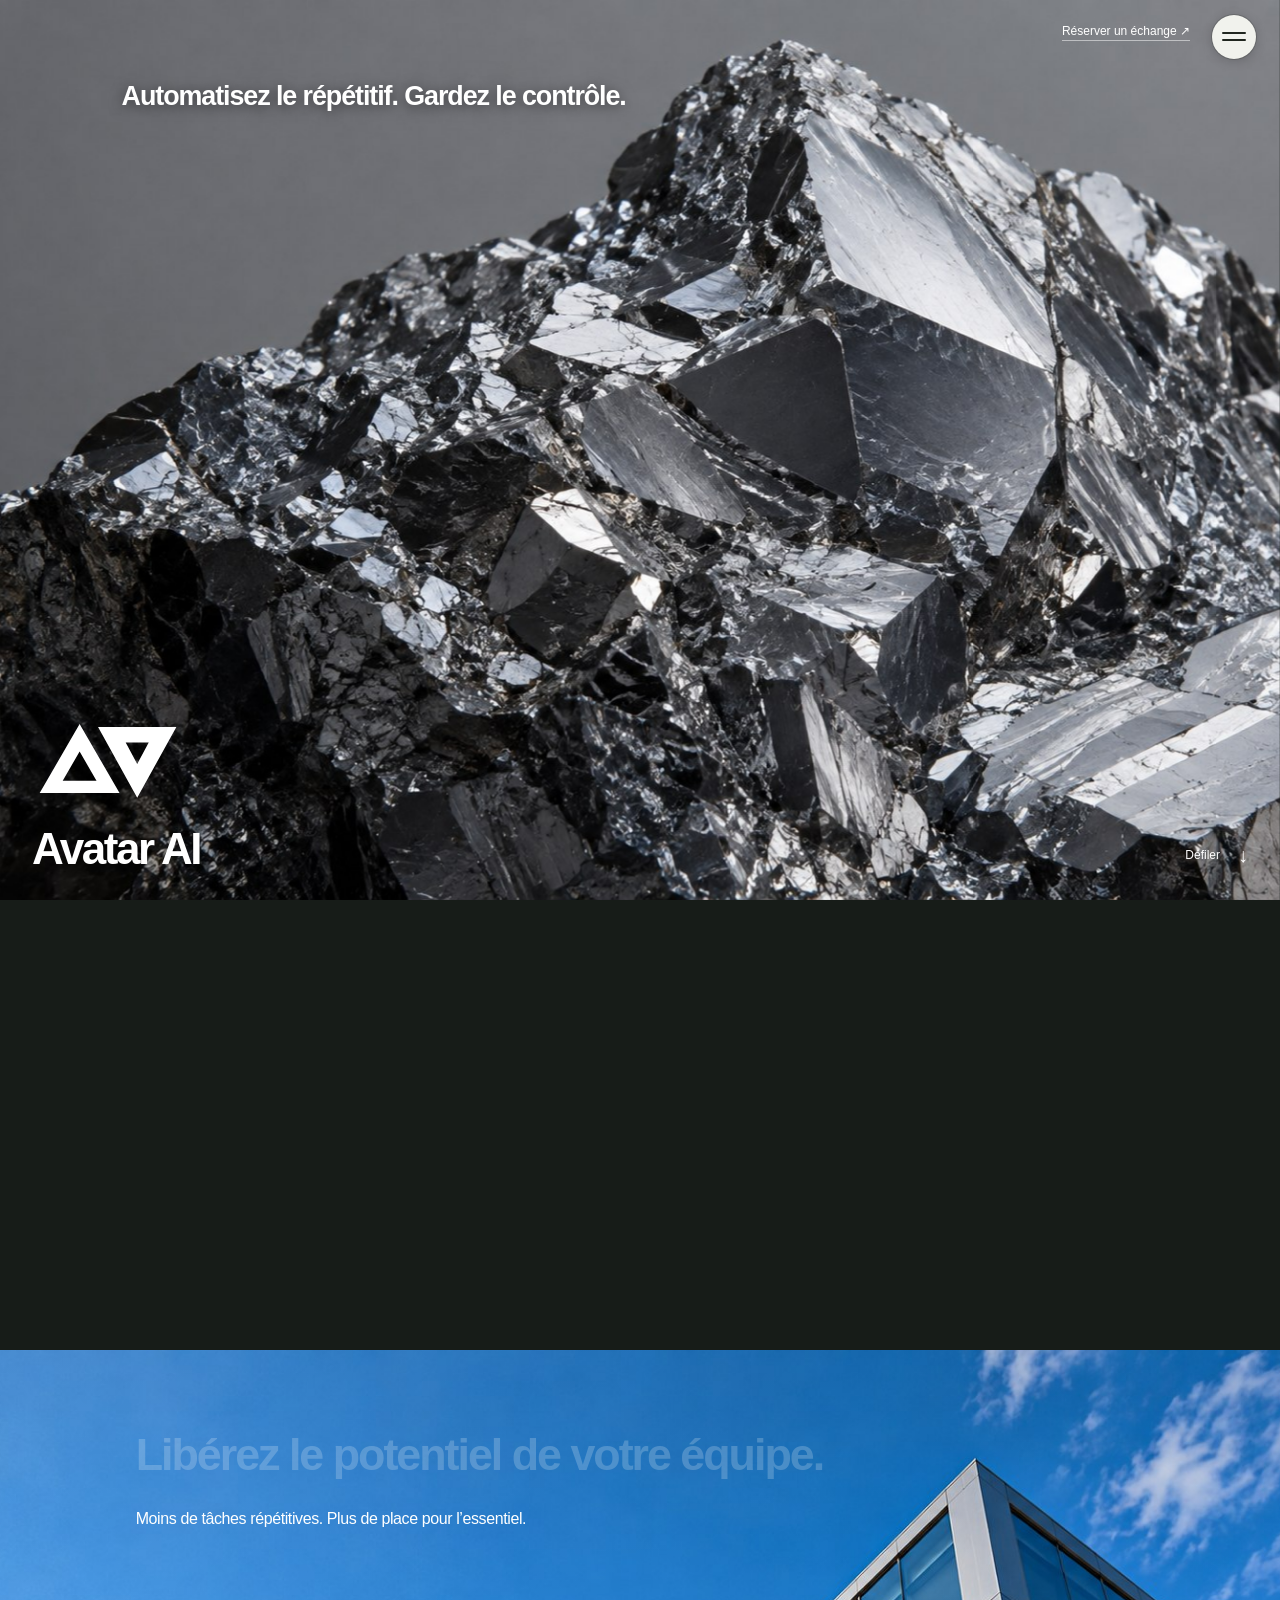
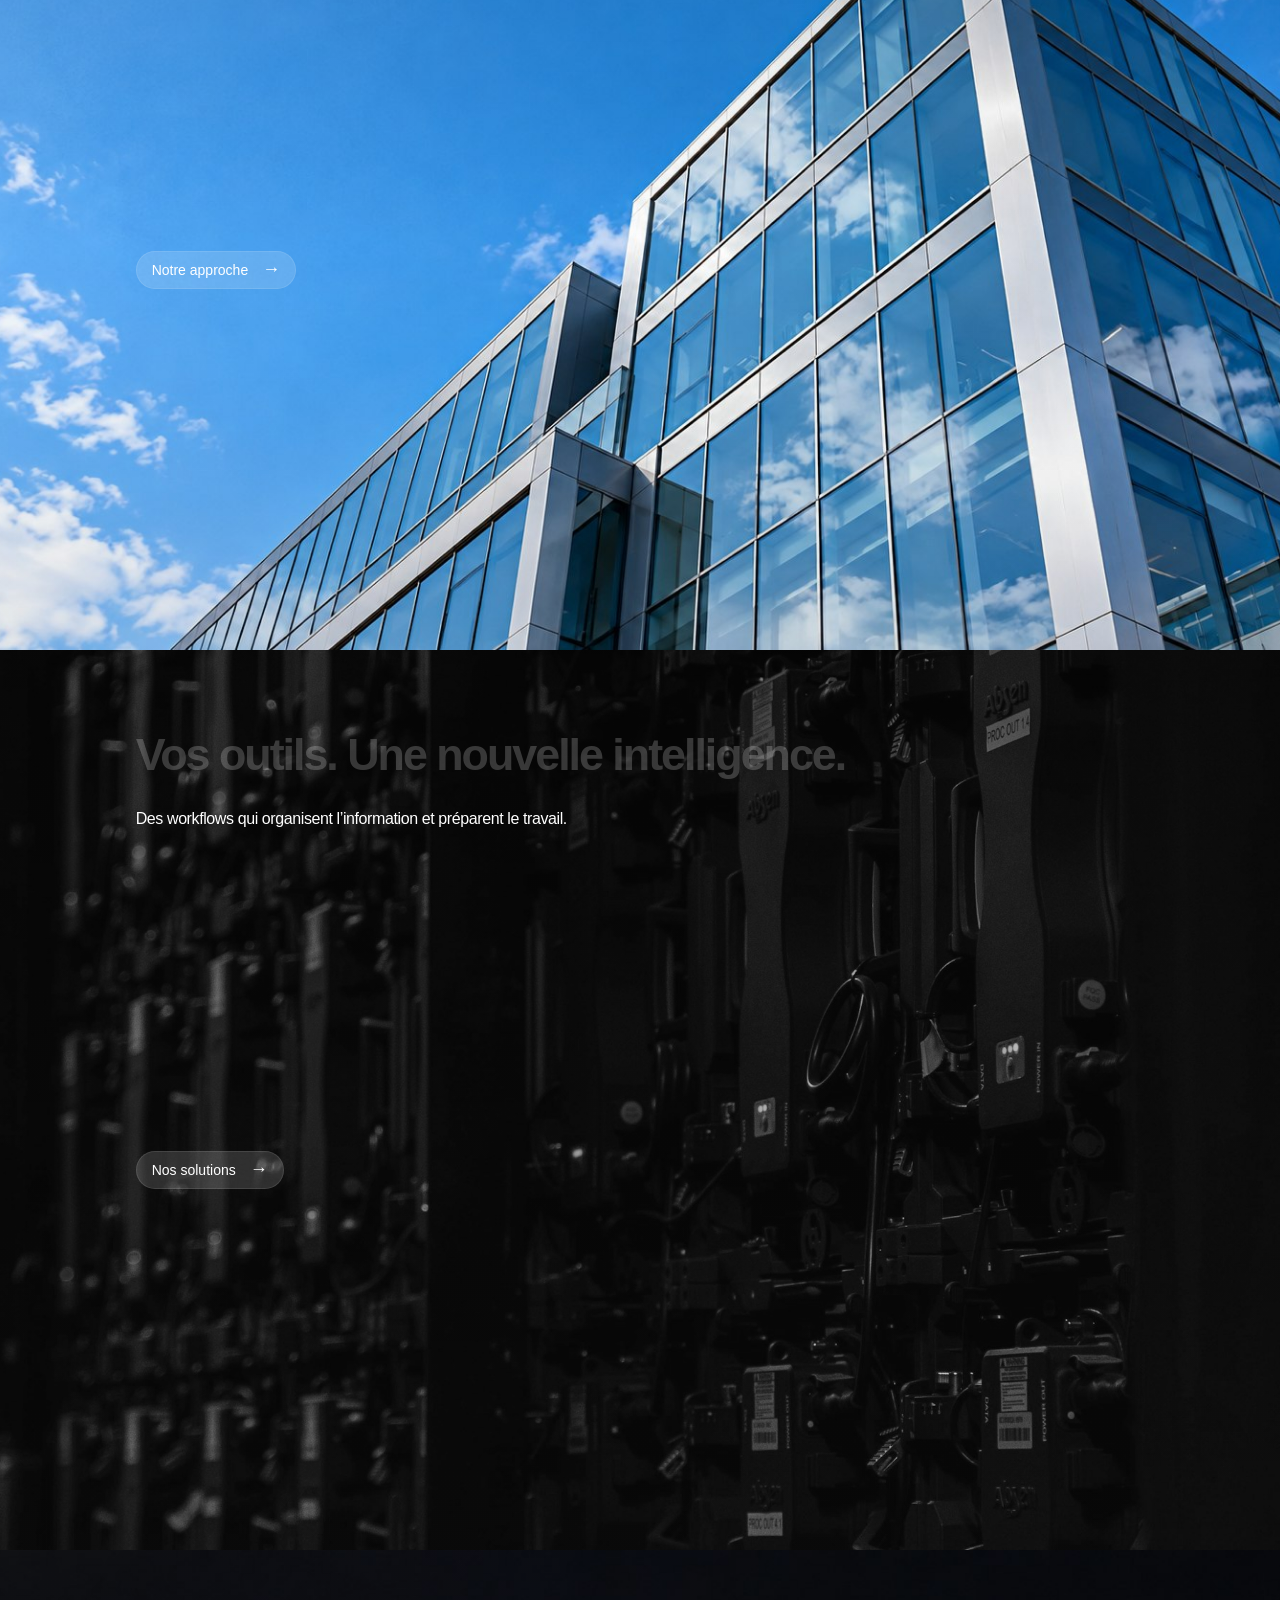
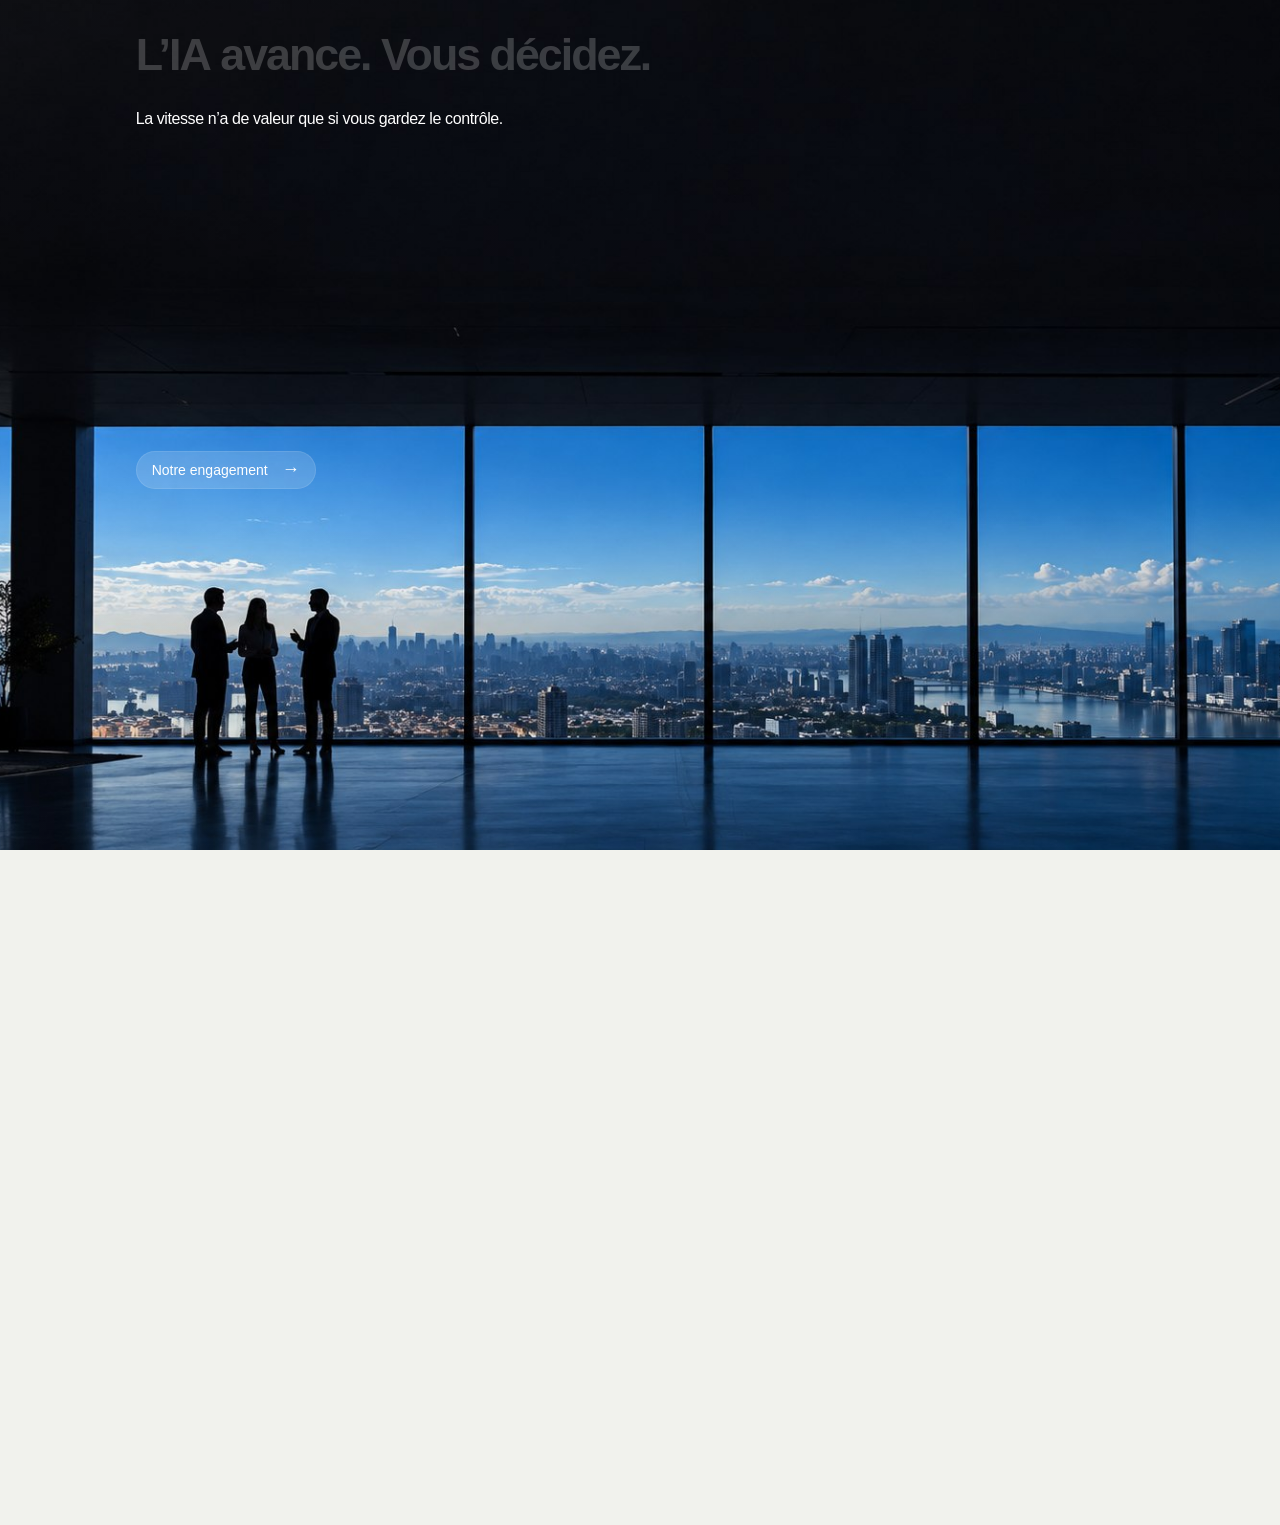
<file: index.html>
<!doctype html>
<html lang="fr">
<head>
 <meta charset="utf-8"><meta name="viewport" content="width=device-width, initial-scale=1">
 <meta name="theme-color" content="#171b18">
 <meta name="description" content="Avatar AI conçoit des automatisations IA sécurisées et pilotées par l’humain pour les PME et les professionnels.">
 <title>Automatisation IA, contrôle humain — Avatar AI</title>
 <link rel="icon" type="image/svg+xml" href="./favicon.svg">
 <link rel="preconnect" href="https://fonts.googleapis.com"><link rel="preconnect" href="https://fonts.gstatic.com" crossorigin>
 <link href="https://fonts.googleapis.com/css2?family=DM+Mono:wght@400;500&display=swap" rel="stylesheet">

 <link rel="stylesheet" href="./styles.css">

 <script src="./assets/vendor/lenis-1.3.17.min.js" defer></script>
 <script src="./script.js" defer></script>
</head>
<body class="home-page">
 <a class="skip-link" href="#main">Aller au contenu</a>
 <header class="site-header">
  <p class="page-label">Automatisez le répétitif. Gardez le contrôle.</p>
  <div class="header-actions"><a class="header-booking" href="./reservation.html">Réserver un échange ↗</a></div>
 </header>
 <button class="menu-toggle" type="button" aria-label="Ouvrir le menu" aria-expanded="false" aria-controls="site-menu"><span></span><span></span></button>
 <dialog class="navigation-drawer" id="site-menu" aria-label="Navigation principale">
  <div class="drawer-top"><a href="mailto:contact@avatar-ai.xyz">E-mail ↗</a><button class="menu-close" type="button" aria-label="Fermer le menu">×</button></div>
  <nav><a href="./index.html" aria-current="page">Accueil</a>
<a href="./approche.html">Approche</a>
<a href="./solutions.html">Solutions</a>
<a href="./securite.html">Sécurité</a>
<a href="./questions.html">Questions</a>
<a href="./reservation.html">Réserver</a></nav>
  <div class="drawer-bottom"><a href="mailto:contact@avatar-ai.xyz">contact@avatar-ai.xyz</a><span>Avatar AI · Automatisation, contrôle humain</span></div>
 </dialog>
 <noscript><nav class="no-script-nav" aria-label="Navigation"><a href="./index.html" aria-current="page">Accueil</a>
<a href="./approche.html">Approche</a>
<a href="./solutions.html">Solutions</a>
<a href="./securite.html">Sécurité</a>
<a href="./questions.html">Questions</a>
<a href="./reservation.html">Réserver</a></nav></noscript>
 <a class="floating-brand" href="./index.html" aria-label="Avatar AI — Accueil"><span class="floating-symbol"><svg viewBox="0 0 100 70" aria-hidden="true"><path d="M5 58 31 13l26 45H5Zm15-8h22L31 31 20 50Z" fill="currentColor" fill-rule="evenodd"/><path d="M43 15h51L68.5 61 43 15Zm18 10 7.5 14L76 25H61Z" fill="currentColor" fill-rule="evenodd"/></svg></span><span class="floating-name">Avatar AI</span></a>
 <main id="main"><section class="scene scene-opening" id="top" aria-labelledby="top-title"><div class="scene-media"><img src="./assets/silicon-hero.jpg" alt="Cristal de silicium métallique, illustration du potentiel de l’intelligence artificielle." fetchpriority="high" decoding="async"></div><h1 id="top-title" class="sr-only">Automatisez le répétitif. Gardez le contrôle.</h1><a class="scroll-cue" href="#approche" aria-label="Découvrir notre approche">Défiler <span>↓</span></a></section>
<section class="scene " id="approche" aria-labelledby="approche-title"><div class="scene-media"><img src="./assets/workplace.jpg" alt="Architecture de verre tournée vers le ciel, illustration d’un environnement de travail." loading="lazy" decoding="async"></div><div class="scene-copy"><h2 id="approche-title" class="word-reveal">Libérez le potentiel de votre équipe.</h2><p>Moins de tâches répétitives. Plus de place pour l’essentiel.</p><a class="scene-link" href="./approche.html">Notre approche <span aria-hidden="true">→</span></a></div></section>
<section class="scene " id="solutions" aria-labelledby="solutions-title"><div class="scene-media"><img src="./assets/servers.jpg" alt="Détail de serveurs informatiques." loading="lazy" decoding="async"></div><div class="scene-copy"><h2 id="solutions-title" class="word-reveal">Vos outils. Une nouvelle intelligence.</h2><p>Des workflows qui organisent l’information et préparent le travail.</p><a class="scene-link" href="./solutions.html">Nos solutions <span aria-hidden="true">→</span></a></div></section>
<section class="scene " id="security" aria-labelledby="security-title"><div class="scene-media"><img src="./assets/collaboration.jpg" alt="Scène illustrative de collègues en discussion devant de grandes fenêtres." loading="lazy" decoding="async"></div><div class="scene-copy"><h2 id="security-title" class="word-reveal">L’IA avance. Vous décidez.</h2><p>La vitesse n’a de valeur que si vous gardez le contrôle.</p><a class="scene-link" href="./securite.html">Notre engagement <span aria-hidden="true">→</span></a></div></section></main>
 <div class="footer-reveal"><footer class="site-footer" id="footer">
  <h2>Automatisez le répétitif.<br>Gardez le contrôle.</h2>
  <nav class="footer-nav" aria-label="Navigation de pied de page"><a href="./index.html" aria-current="page">Accueil</a>
<a href="./approche.html">Approche</a>
<a href="./solutions.html">Solutions</a>
<a href="./securite.html">Sécurité</a>
<a href="./questions.html">Questions</a>
<a href="./reservation.html">Réserver</a></nav>
  <a class="footer-lockup" href="./index.html" aria-label="Avatar AI — Retour à l’accueil"><svg viewBox="0 0 100 70" aria-hidden="true"><path d="M5 58 31 13l26 45H5Zm15-8h22L31 31 20 50Z" fill="currentColor" fill-rule="evenodd"/><path d="M43 15h51L68.5 61 43 15Zm18 10 7.5 14L76 25H61Z" fill="currentColor" fill-rule="evenodd"/></svg><span>Avatar AI</span></a>
  <div class="footer-contact"><a href="./reservation.html">Réserver un échange ↗</a><a href="mailto:contact@avatar-ai.xyz">contact@avatar-ai.xyz ↗</a></div>
  <div class="footer-meta"><span>© 2026 Avatar AI</span><span>Propulsé par l’IA. Dirigé par l’humain.</span><a href="./credits.html">Crédits visuels</a></div>
 </footer></div>
 <div class="page-curtain" aria-hidden="true"><svg viewBox="0 0 100 70" aria-hidden="true"><path d="M5 58 31 13l26 45H5Zm15-8h22L31 31 20 50Z" fill="currentColor" fill-rule="evenodd"/><path d="M43 15h51L68.5 61 43 15Zm18 10 7.5 14L76 25H61Z" fill="currentColor" fill-rule="evenodd"/></svg></div>
</body></html>
</file>
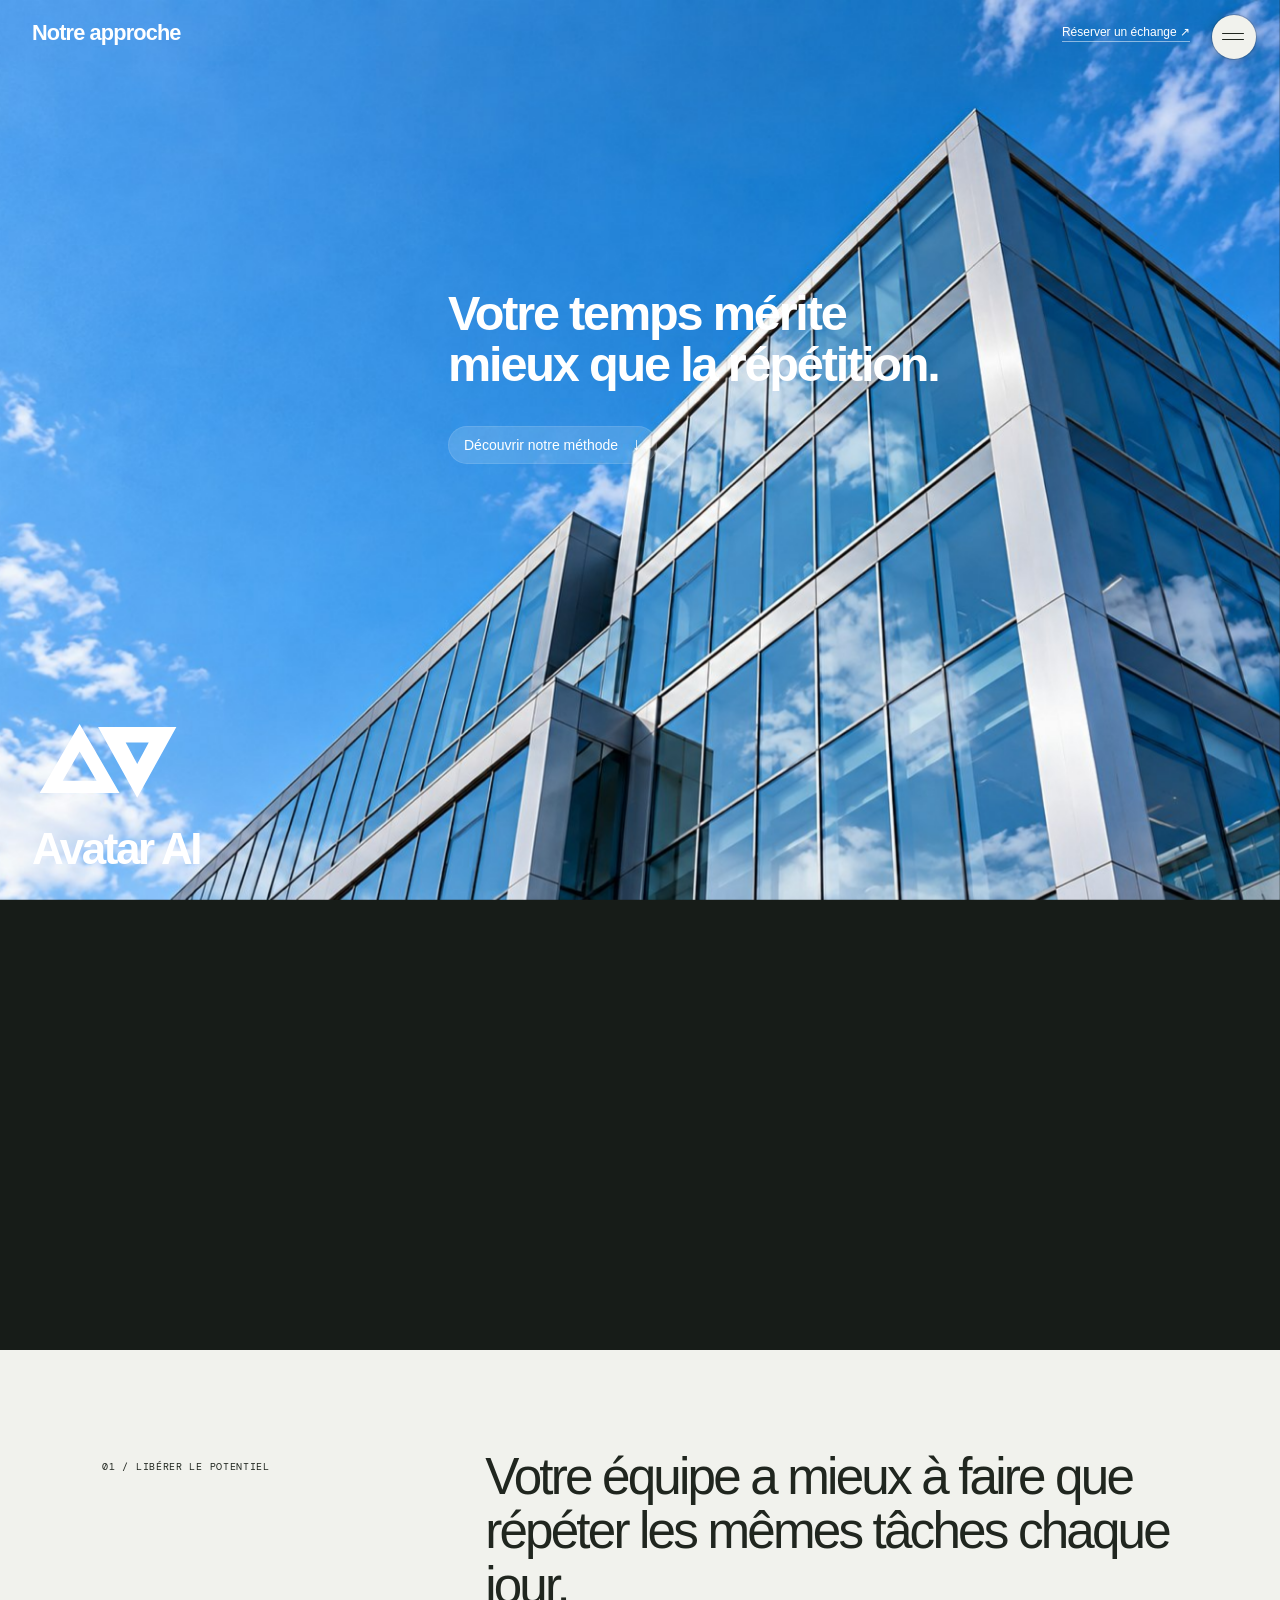
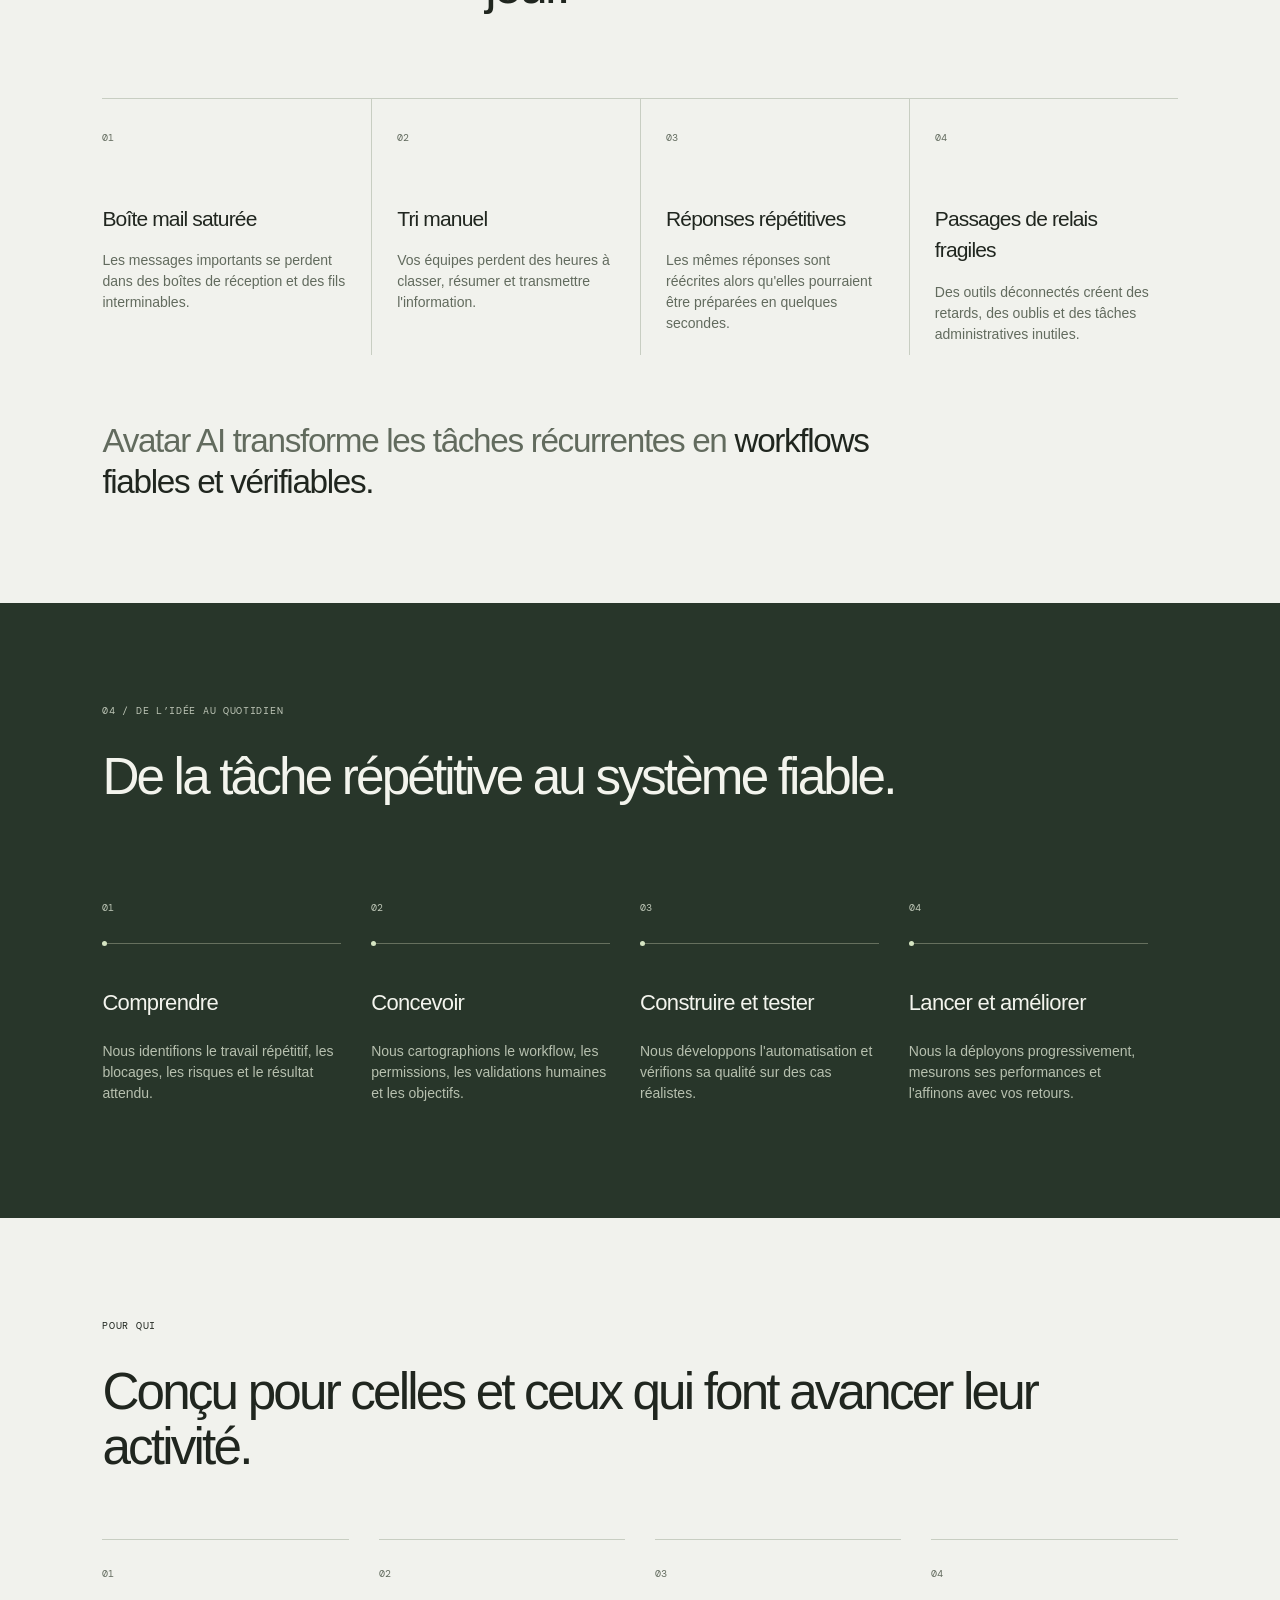
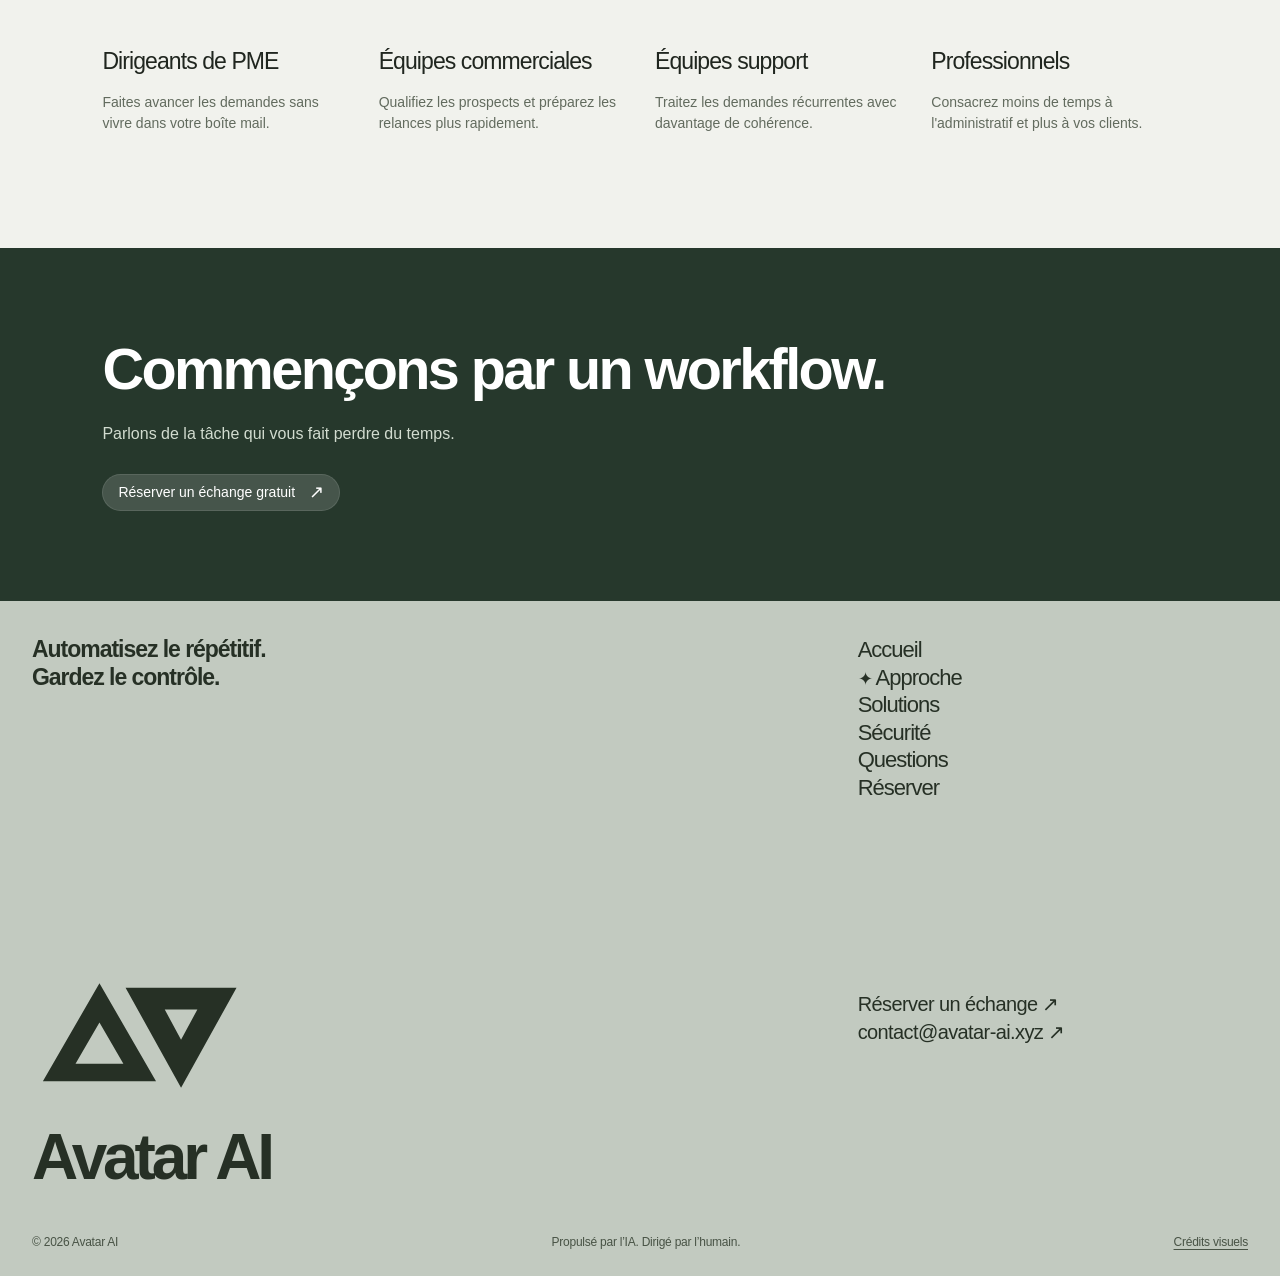
<file: approche.html>
<!doctype html>
<html lang="fr">
<head>
 <meta charset="utf-8"><meta name="viewport" content="width=device-width, initial-scale=1">
 <meta name="theme-color" content="#171b18">
 <meta name="description" content="Avatar AI conçoit des automatisations IA sécurisées et pilotées par l’humain pour les PME et les professionnels.">
 <title>Notre approche — Avatar AI</title>
 <link rel="icon" type="image/svg+xml" href="./favicon.svg">
 <link rel="preconnect" href="https://fonts.googleapis.com"><link rel="preconnect" href="https://fonts.gstatic.com" crossorigin>
 <link href="https://fonts.googleapis.com/css2?family=DM+Mono:wght@400;500&display=swap" rel="stylesheet">
 <link rel="stylesheet" href="./content.css">
 <link rel="stylesheet" href="./styles.css">

 <script src="./assets/vendor/lenis-1.3.17.min.js" defer></script>
 <script src="./script.js" defer></script>
</head>
<body class="detail-page">
 <a class="skip-link" href="#main">Aller au contenu</a>
 <header class="site-header">
  <p class="page-label">Notre approche</p>
  <div class="header-actions"><a class="header-booking" href="./reservation.html">Réserver un échange ↗</a></div>
 </header>
 <button class="menu-toggle" type="button" aria-label="Ouvrir le menu" aria-expanded="false" aria-controls="site-menu"><span></span><span></span></button>
 <dialog class="navigation-drawer" id="site-menu" aria-label="Navigation principale">
  <div class="drawer-top"><a href="mailto:contact@avatar-ai.xyz">E-mail ↗</a><button class="menu-close" type="button" aria-label="Fermer le menu">×</button></div>
  <nav><a href="./index.html">Accueil</a>
<a href="./approche.html" aria-current="page">Approche</a>
<a href="./solutions.html">Solutions</a>
<a href="./securite.html">Sécurité</a>
<a href="./questions.html">Questions</a>
<a href="./reservation.html">Réserver</a></nav>
  <div class="drawer-bottom"><a href="mailto:contact@avatar-ai.xyz">contact@avatar-ai.xyz</a><span>Avatar AI · Automatisation, contrôle humain</span></div>
 </dialog>
 <noscript><nav class="no-script-nav" aria-label="Navigation"><a href="./index.html">Accueil</a>
<a href="./approche.html" aria-current="page">Approche</a>
<a href="./solutions.html">Solutions</a>
<a href="./securite.html">Sécurité</a>
<a href="./questions.html">Questions</a>
<a href="./reservation.html">Réserver</a></nav></noscript>
 <a class="floating-brand" href="./index.html" aria-label="Avatar AI — Accueil"><span class="floating-symbol"><svg viewBox="0 0 100 70" aria-hidden="true"><path d="M5 58 31 13l26 45H5Zm15-8h22L31 31 20 50Z" fill="currentColor" fill-rule="evenodd"/><path d="M43 15h51L68.5 61 43 15Zm18 10 7.5 14L76 25H61Z" fill="currentColor" fill-rule="evenodd"/></svg></span><span class="floating-name">Avatar AI</span></a>
 <main id="main"><section class="scene detail-hero"><div class="scene-media"><img src="./assets/workplace.jpg" alt="Architecture de verre sous un ciel bleu." fetchpriority="high" decoding="async"></div><div class="scene-copy"><h1 class="word-reveal">Votre temps mérite<br>mieux que la répétition.</h1><a class="scene-link" href="#methode">Découvrir notre méthode <span aria-hidden="true">↓</span></a></div></section><div class="detail-content" id="methode"><section class="section problem-section">
      <div class="section-intro reveal"><p class="eyebrow dark">01 / LIBÉRER LE POTENTIEL</p><h2>Votre équipe a mieux à faire que répéter les mêmes tâches chaque jour.</h2></div>
      <div class="problem-grid">
        <article class="problem-card reveal"><span>01</span><h3>Boîte mail saturée</h3><p>Les messages importants se perdent dans des boîtes de réception et des fils interminables.</p></article>
        <article class="problem-card reveal"><span>02</span><h3>Tri manuel</h3><p>Vos équipes perdent des heures à classer, résumer et transmettre l'information.</p></article>
        <article class="problem-card reveal"><span>03</span><h3>Réponses répétitives</h3><p>Les mêmes réponses sont réécrites alors qu'elles pourraient être préparées en quelques secondes.</p></article>
        <article class="problem-card reveal"><span>04</span><h3>Passages de relais fragiles</h3><p>Des outils déconnectés créent des retards, des oublis et des tâches administratives inutiles.</p></article>
      </div>
      <p class="transition-line reveal">Avatar AI transforme les tâches récurrentes en <strong>workflows fiables et vérifiables.</strong></p>
    </section><section class="section process-section" id="process">
      <div class="section-intro reveal"><p class="eyebrow light">04 / DE L’IDÉE AU QUOTIDIEN</p><h2>De la tâche répétitive au système fiable.</h2></div>
      <div class="process-track">
        <article class="process-step reveal"><span>01</span><div class="step-line"><i></i></div><h3>Comprendre</h3><p>Nous identifions le travail répétitif, les blocages, les risques et le résultat attendu.</p></article>
        <article class="process-step reveal"><span>02</span><div class="step-line"><i></i></div><h3>Concevoir</h3><p>Nous cartographions le workflow, les permissions, les validations humaines et les objectifs.</p></article>
        <article class="process-step reveal"><span>03</span><div class="step-line"><i></i></div><h3>Construire et tester</h3><p>Nous développons l'automatisation et vérifions sa qualité sur des cas réalistes.</p></article>
        <article class="process-step reveal"><span>04</span><div class="step-line"><i></i></div><h3>Lancer et améliorer</h3><p>Nous la déployons progressivement, mesurons ses performances et l'affinons avec vos retours.</p></article>
      </div>
    </section><section class="section audience-section">
      <div class="section-intro reveal"><p class="eyebrow dark">POUR QUI</p><h2>Conçu pour celles et ceux qui font avancer leur activité.</h2></div>
      <div class="audience-grid"><article class="reveal"><span>01</span><h3>Dirigeants de PME</h3><p>Faites avancer les demandes sans vivre dans votre boîte mail.</p></article><article class="reveal"><span>02</span><h3>Équipes commerciales</h3><p>Qualifiez les prospects et préparez les relances plus rapidement.</p></article><article class="reveal"><span>03</span><h3>Équipes support</h3><p>Traitez les demandes récurrentes avec davantage de cohérence.</p></article><article class="reveal"><span>04</span><h3>Professionnels</h3><p>Consacrez moins de temps à l'administratif et plus à vos clients.</p></article></div>
    </section></div><section class="detail-contact"><h2>Commençons par un workflow.</h2><p>Parlons de la tâche qui vous fait perdre du temps.</p><a class="scene-link" href="./reservation.html">Réserver un échange gratuit <span aria-hidden="true">↗</span></a></section></main>
 <footer class="site-footer" id="footer">
  <h2>Automatisez le répétitif.<br>Gardez le contrôle.</h2>
  <nav class="footer-nav" aria-label="Navigation de pied de page"><a href="./index.html">Accueil</a>
<a href="./approche.html" aria-current="page">Approche</a>
<a href="./solutions.html">Solutions</a>
<a href="./securite.html">Sécurité</a>
<a href="./questions.html">Questions</a>
<a href="./reservation.html">Réserver</a></nav>
  <a class="footer-lockup" href="./index.html" aria-label="Avatar AI — Retour à l’accueil"><svg viewBox="0 0 100 70" aria-hidden="true"><path d="M5 58 31 13l26 45H5Zm15-8h22L31 31 20 50Z" fill="currentColor" fill-rule="evenodd"/><path d="M43 15h51L68.5 61 43 15Zm18 10 7.5 14L76 25H61Z" fill="currentColor" fill-rule="evenodd"/></svg><span>Avatar AI</span></a>
  <div class="footer-contact"><a href="./reservation.html">Réserver un échange ↗</a><a href="mailto:contact@avatar-ai.xyz">contact@avatar-ai.xyz ↗</a></div>
  <div class="footer-meta"><span>© 2026 Avatar AI</span><span>Propulsé par l’IA. Dirigé par l’humain.</span><a href="./credits.html">Crédits visuels</a></div>
 </footer>
 <div class="page-curtain" aria-hidden="true"><svg viewBox="0 0 100 70" aria-hidden="true"><path d="M5 58 31 13l26 45H5Zm15-8h22L31 31 20 50Z" fill="currentColor" fill-rule="evenodd"/><path d="M43 15h51L68.5 61 43 15Zm18 10 7.5 14L76 25H61Z" fill="currentColor" fill-rule="evenodd"/></svg></div>
</body></html>
</file>
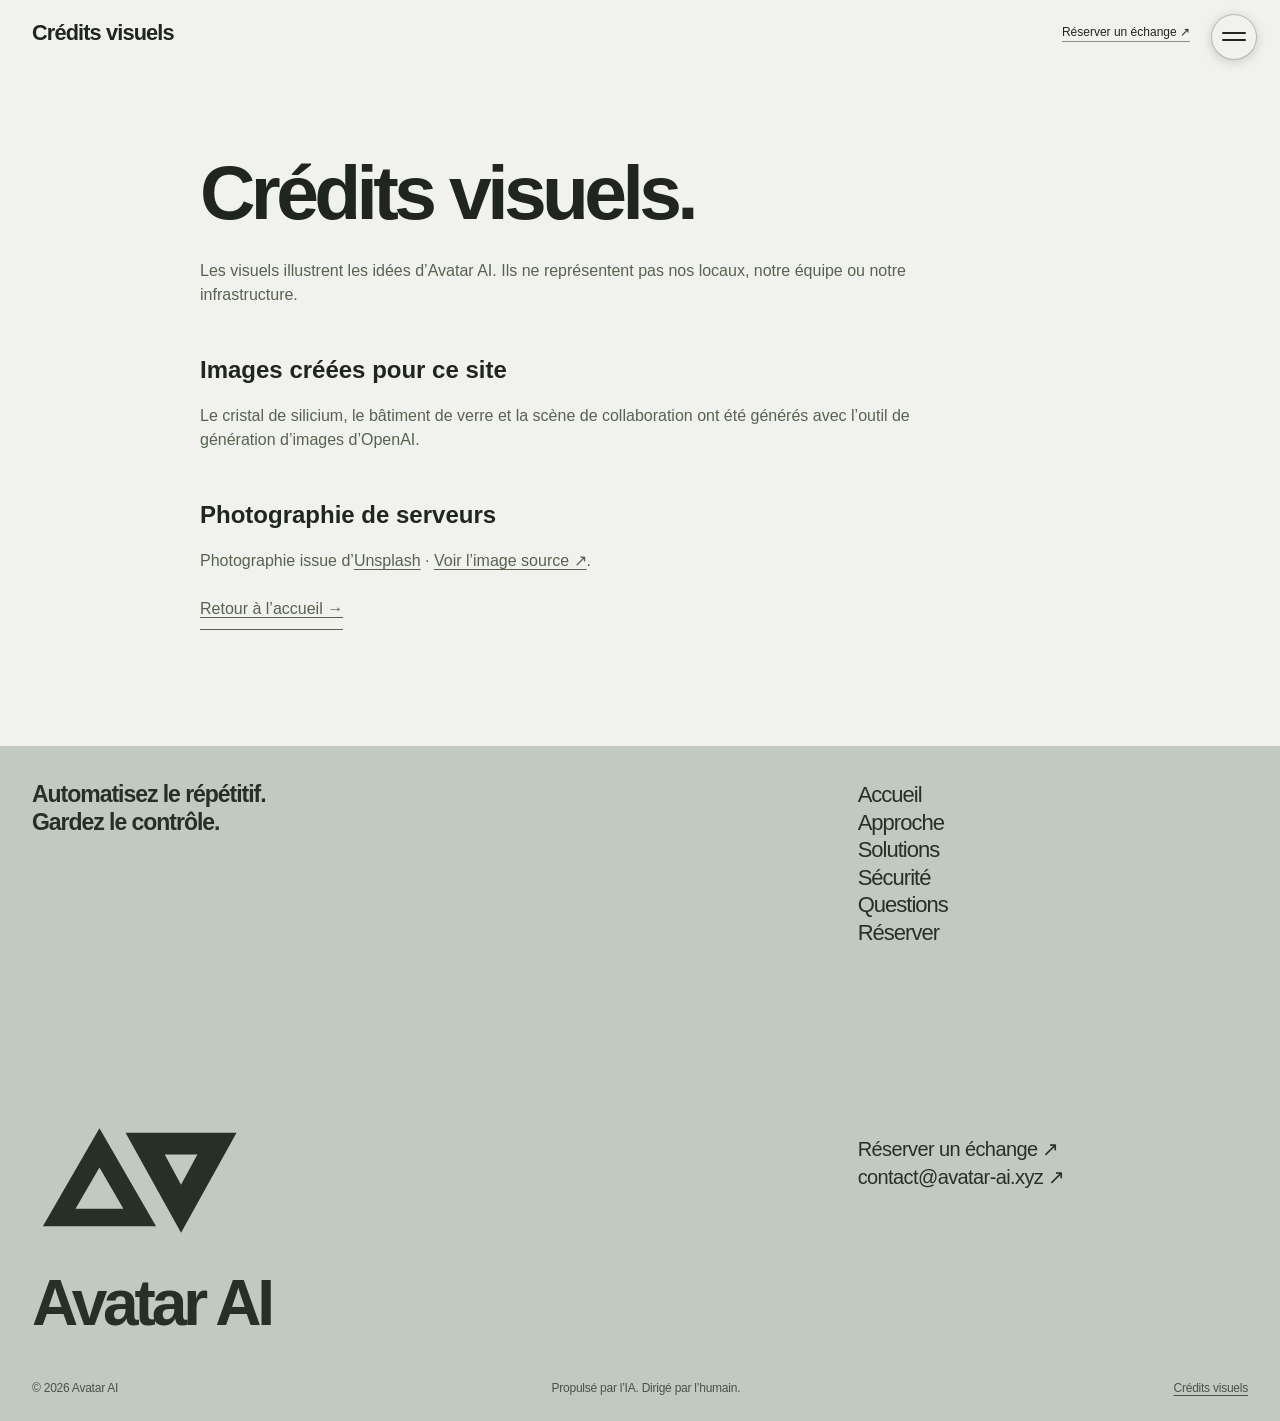
<file: credits.html>
<!doctype html>
<html lang="fr">
<head>
 <meta charset="utf-8"><meta name="viewport" content="width=device-width, initial-scale=1">
 <meta name="theme-color" content="#171b18">
 <meta name="description" content="Avatar AI conçoit des automatisations IA sécurisées et pilotées par l’humain pour les PME et les professionnels.">
 <title>Crédits visuels — Avatar AI</title>
 <link rel="icon" type="image/svg+xml" href="./favicon.svg">
 <link rel="preconnect" href="https://fonts.googleapis.com"><link rel="preconnect" href="https://fonts.gstatic.com" crossorigin>
 <link href="https://fonts.googleapis.com/css2?family=DM+Mono:wght@400;500&display=swap" rel="stylesheet">

 <link rel="stylesheet" href="./styles.css">

 <script src="./script.js" defer></script>
</head>
<body class="detail-page">
 <a class="skip-link" href="#main">Aller au contenu</a>
 <header class="site-header">
  <p class="page-label">Crédits visuels</p>
  <div class="header-actions"><a class="header-booking" href="./reservation.html">Réserver un échange ↗</a></div>
 </header>
 <button class="menu-toggle" type="button" aria-label="Ouvrir le menu" aria-expanded="false" aria-controls="site-menu"><span></span><span></span></button>
 <dialog class="navigation-drawer" id="site-menu" aria-label="Navigation principale">
  <div class="drawer-top"><a href="mailto:contact@avatar-ai.xyz">E-mail ↗</a><button class="menu-close" type="button" aria-label="Fermer le menu">×</button></div>
  <nav><a href="./index.html">Accueil</a>
<a href="./approche.html">Approche</a>
<a href="./solutions.html">Solutions</a>
<a href="./securite.html">Sécurité</a>
<a href="./questions.html">Questions</a>
<a href="./reservation.html">Réserver</a></nav>
  <div class="drawer-bottom"><a href="mailto:contact@avatar-ai.xyz">contact@avatar-ai.xyz</a><span>Avatar AI · Automatisation, contrôle humain</span></div>
 </dialog>
 <noscript><nav class="no-script-nav" aria-label="Navigation"><a href="./index.html">Accueil</a>
<a href="./approche.html">Approche</a>
<a href="./solutions.html">Solutions</a>
<a href="./securite.html">Sécurité</a>
<a href="./questions.html">Questions</a>
<a href="./reservation.html">Réserver</a></nav></noscript>
 <a class="floating-brand" href="./index.html" aria-label="Avatar AI — Accueil"><span class="floating-symbol"><svg viewBox="0 0 100 70" aria-hidden="true"><path d="M5 58 31 13l26 45H5Zm15-8h22L31 31 20 50Z" fill="currentColor" fill-rule="evenodd"/><path d="M43 15h51L68.5 61 43 15Zm18 10 7.5 14L76 25H61Z" fill="currentColor" fill-rule="evenodd"/></svg></span><span class="floating-name">Avatar AI</span></a>
 <main id="main"><article class="credits text-page"><h1>Crédits visuels.</h1><p>Les visuels illustrent les idées d’Avatar AI. Ils ne représentent pas nos locaux, notre équipe ou notre infrastructure.</p><h2>Images créées pour ce site</h2><p>Le cristal de silicium, le bâtiment de verre et la scène de collaboration ont été générés avec l’outil de génération d’images d’OpenAI.</p><h2>Photographie de serveurs</h2><p>Photographie issue d’<a href="https://unsplash.com/s/photos/servers" target="_blank" rel="noopener noreferrer">Unsplash</a> · <a href="https://images.unsplash.com/photo-1639066648921-82d4500abf1a" target="_blank" rel="noopener noreferrer">Voir l’image source ↗</a>.</p><p><a class="plain-link" href="./index.html">Retour à l’accueil →</a></p></article></main>
 <footer class="site-footer" id="footer">
  <h2>Automatisez le répétitif.<br>Gardez le contrôle.</h2>
  <nav class="footer-nav" aria-label="Navigation de pied de page"><a href="./index.html">Accueil</a>
<a href="./approche.html">Approche</a>
<a href="./solutions.html">Solutions</a>
<a href="./securite.html">Sécurité</a>
<a href="./questions.html">Questions</a>
<a href="./reservation.html">Réserver</a></nav>
  <a class="footer-lockup" href="./index.html" aria-label="Avatar AI — Retour à l’accueil"><svg viewBox="0 0 100 70" aria-hidden="true"><path d="M5 58 31 13l26 45H5Zm15-8h22L31 31 20 50Z" fill="currentColor" fill-rule="evenodd"/><path d="M43 15h51L68.5 61 43 15Zm18 10 7.5 14L76 25H61Z" fill="currentColor" fill-rule="evenodd"/></svg><span>Avatar AI</span></a>
  <div class="footer-contact"><a href="./reservation.html">Réserver un échange ↗</a><a href="mailto:contact@avatar-ai.xyz">contact@avatar-ai.xyz ↗</a></div>
  <div class="footer-meta"><span>© 2026 Avatar AI</span><span>Propulsé par l’IA. Dirigé par l’humain.</span><a href="./credits.html">Crédits visuels</a></div>
 </footer>
 <div class="page-curtain" aria-hidden="true"><svg viewBox="0 0 100 70" aria-hidden="true"><path d="M5 58 31 13l26 45H5Zm15-8h22L31 31 20 50Z" fill="currentColor" fill-rule="evenodd"/><path d="M43 15h51L68.5 61 43 15Zm18 10 7.5 14L76 25H61Z" fill="currentColor" fill-rule="evenodd"/></svg></div>
</body></html>
</file>
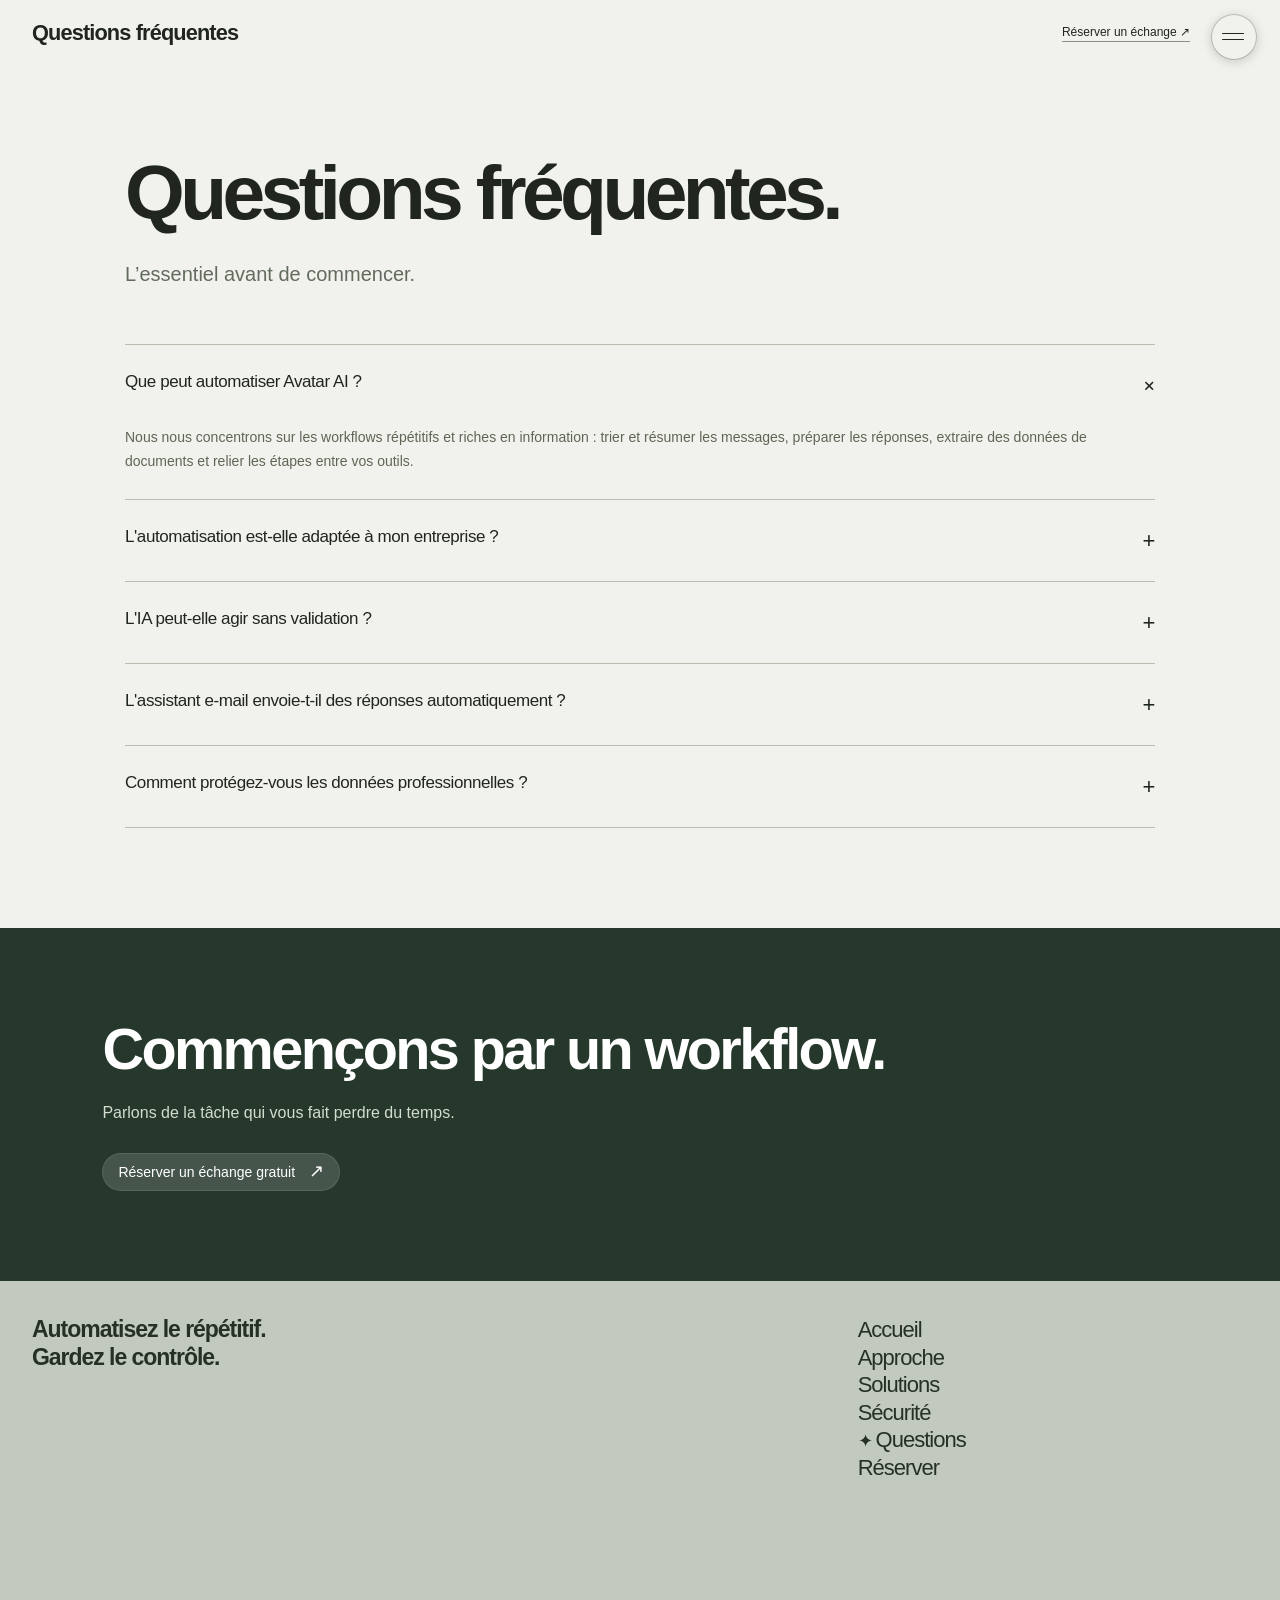
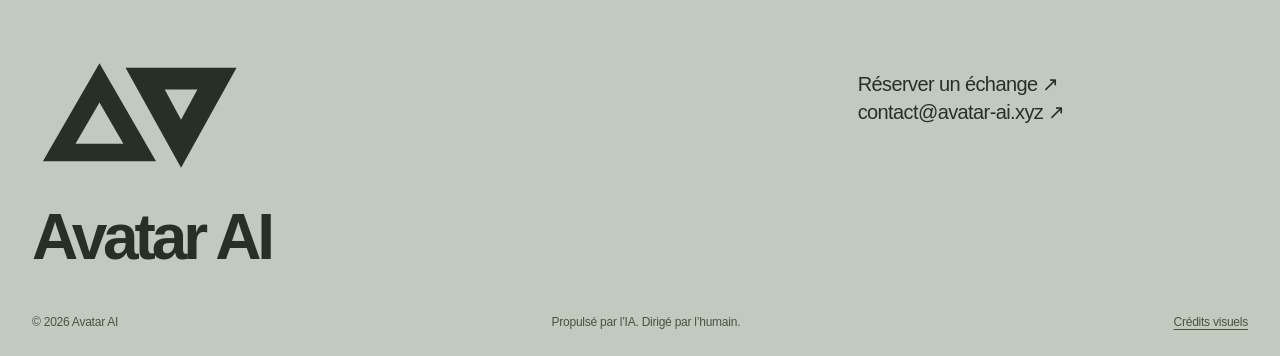
<file: questions.html>
<!doctype html>
<html lang="fr">
<head>
 <meta charset="utf-8"><meta name="viewport" content="width=device-width, initial-scale=1">
 <meta name="theme-color" content="#171b18">
 <meta name="description" content="Avatar AI conçoit des automatisations IA sécurisées et pilotées par l’humain pour les PME et les professionnels.">
 <title>Questions fréquentes — Avatar AI</title>
 <link rel="icon" type="image/svg+xml" href="./favicon.svg">
 <link rel="preconnect" href="https://fonts.googleapis.com"><link rel="preconnect" href="https://fonts.gstatic.com" crossorigin>
 <link href="https://fonts.googleapis.com/css2?family=DM+Mono:wght@400;500&display=swap" rel="stylesheet">
 <link rel="stylesheet" href="./content.css">
 <link rel="stylesheet" href="./styles.css">

 <script src="./script.js" defer></script>
</head>
<body class="detail-page">
 <a class="skip-link" href="#main">Aller au contenu</a>
 <header class="site-header">
  <p class="page-label">Questions fréquentes</p>
  <div class="header-actions"><a class="header-booking" href="./reservation.html">Réserver un échange ↗</a></div>
 </header>
 <button class="menu-toggle" type="button" aria-label="Ouvrir le menu" aria-expanded="false" aria-controls="site-menu"><span></span><span></span></button>
 <dialog class="navigation-drawer" id="site-menu" aria-label="Navigation principale">
  <div class="drawer-top"><a href="mailto:contact@avatar-ai.xyz">E-mail ↗</a><button class="menu-close" type="button" aria-label="Fermer le menu">×</button></div>
  <nav><a href="./index.html">Accueil</a>
<a href="./approche.html">Approche</a>
<a href="./solutions.html">Solutions</a>
<a href="./securite.html">Sécurité</a>
<a href="./questions.html" aria-current="page">Questions</a>
<a href="./reservation.html">Réserver</a></nav>
  <div class="drawer-bottom"><a href="mailto:contact@avatar-ai.xyz">contact@avatar-ai.xyz</a><span>Avatar AI · Automatisation, contrôle humain</span></div>
 </dialog>
 <noscript><nav class="no-script-nav" aria-label="Navigation"><a href="./index.html">Accueil</a>
<a href="./approche.html">Approche</a>
<a href="./solutions.html">Solutions</a>
<a href="./securite.html">Sécurité</a>
<a href="./questions.html" aria-current="page">Questions</a>
<a href="./reservation.html">Réserver</a></nav></noscript>
 <a class="floating-brand" href="./index.html" aria-label="Avatar AI — Accueil"><span class="floating-symbol"><svg viewBox="0 0 100 70" aria-hidden="true"><path d="M5 58 31 13l26 45H5Zm15-8h22L31 31 20 50Z" fill="currentColor" fill-rule="evenodd"/><path d="M43 15h51L68.5 61 43 15Zm18 10 7.5 14L76 25H61Z" fill="currentColor" fill-rule="evenodd"/></svg></span><span class="floating-name">Avatar AI</span></a>
 <main id="main"><div class="text-page detail-content"><h1>Questions fréquentes.</h1><p class="text-intro">L’essentiel avant de commencer.</p><section class="section faq-section" id="faq">
      <div class="faq-heading reveal"><p class="eyebrow dark">06 / QUESTIONS FRÉQUENTES</p><h2>L'essentiel avant de commencer.</h2></div>
      <div class="faq-list reveal">
        <details open><summary>Que peut automatiser Avatar AI ?<span>+</span></summary><p>Nous nous concentrons sur les workflows répétitifs et riches en information : trier et résumer les messages, préparer les réponses, extraire des données de documents et relier les étapes entre vos outils.</p></details>
        <details><summary>L'automatisation est-elle adaptée à mon entreprise ?<span>+</span></summary><p>Oui. Nous partons de vos processus, règles, outils et besoins de validation pour construire le workflow fiable le plus simple possible.</p></details>
        <details><summary>L'IA peut-elle agir sans validation ?<span>+</span></summary><p>Les actions importantes restent sous contrôle humain. Nous définissons des étapes de validation et des permissions adaptées au niveau de risque.</p></details>
        <details><summary>L'assistant e-mail envoie-t-il des réponses automatiquement ?<span>+</span></summary><p>Non. Il prépare une suggestion modifiable, mais n'envoie, ne supprime, n'archive et ne modifie jamais vos e-mails automatiquement.</p></details>
        <details><summary>Comment protégez-vous les données professionnelles ?<span>+</span></summary><p>Notre approche repose sur des accès minimaux, des identifiants chiffrés, des données clients isolées, une conservation limitée et une activité traçable.</p></details>
      </div>
    </section></div><section class="detail-contact"><h2>Commençons par un workflow.</h2><p>Parlons de la tâche qui vous fait perdre du temps.</p><a class="scene-link" href="./reservation.html">Réserver un échange gratuit <span aria-hidden="true">↗</span></a></section></main>
 <footer class="site-footer" id="footer">
  <h2>Automatisez le répétitif.<br>Gardez le contrôle.</h2>
  <nav class="footer-nav" aria-label="Navigation de pied de page"><a href="./index.html">Accueil</a>
<a href="./approche.html">Approche</a>
<a href="./solutions.html">Solutions</a>
<a href="./securite.html">Sécurité</a>
<a href="./questions.html" aria-current="page">Questions</a>
<a href="./reservation.html">Réserver</a></nav>
  <a class="footer-lockup" href="./index.html" aria-label="Avatar AI — Retour à l’accueil"><svg viewBox="0 0 100 70" aria-hidden="true"><path d="M5 58 31 13l26 45H5Zm15-8h22L31 31 20 50Z" fill="currentColor" fill-rule="evenodd"/><path d="M43 15h51L68.5 61 43 15Zm18 10 7.5 14L76 25H61Z" fill="currentColor" fill-rule="evenodd"/></svg><span>Avatar AI</span></a>
  <div class="footer-contact"><a href="./reservation.html">Réserver un échange ↗</a><a href="mailto:contact@avatar-ai.xyz">contact@avatar-ai.xyz ↗</a></div>
  <div class="footer-meta"><span>© 2026 Avatar AI</span><span>Propulsé par l’IA. Dirigé par l’humain.</span><a href="./credits.html">Crédits visuels</a></div>
 </footer>
 <div class="page-curtain" aria-hidden="true"><svg viewBox="0 0 100 70" aria-hidden="true"><path d="M5 58 31 13l26 45H5Zm15-8h22L31 31 20 50Z" fill="currentColor" fill-rule="evenodd"/><path d="M43 15h51L68.5 61 43 15Zm18 10 7.5 14L76 25H61Z" fill="currentColor" fill-rule="evenodd"/></svg></div>
</body></html>
</file>
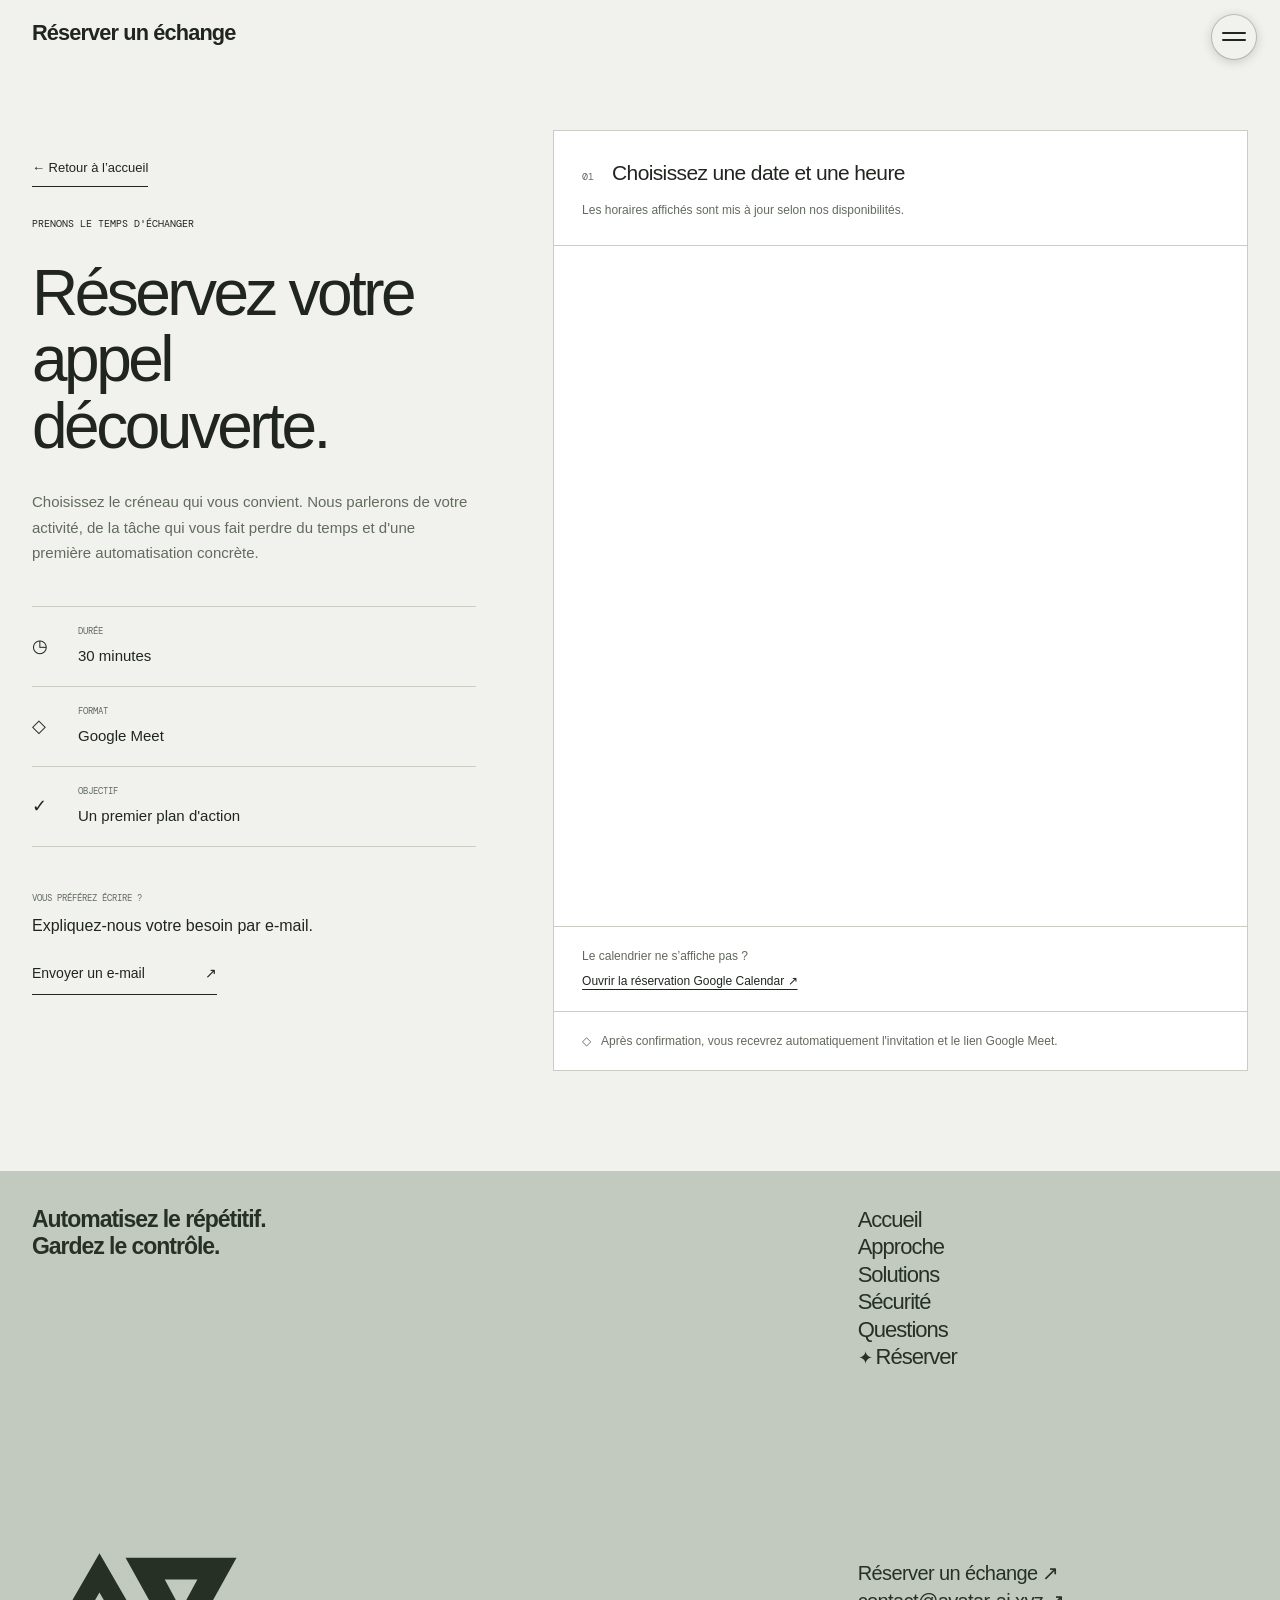
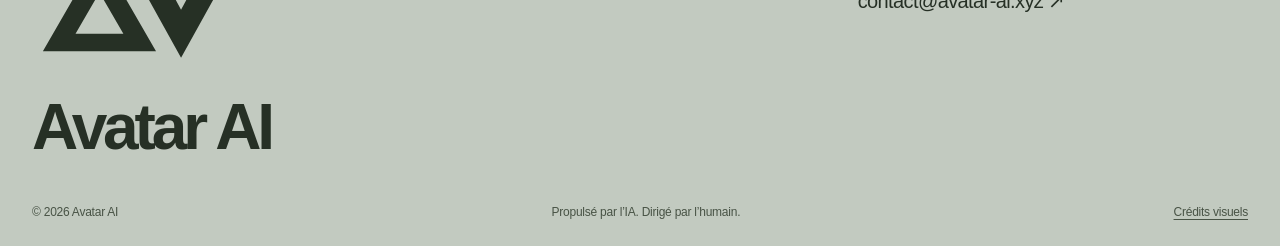
<file: reservation.html>
<!doctype html>
<html lang="fr">
<head>
 <meta charset="utf-8"><meta name="viewport" content="width=device-width, initial-scale=1">
 <meta name="theme-color" content="#171b18">
 <meta name="description" content="Avatar AI conçoit des automatisations IA sécurisées et pilotées par l’humain pour les PME et les professionnels.">
 <title>Réserver un échange — Avatar AI</title>
 <link rel="icon" type="image/svg+xml" href="./favicon.svg">
 <link rel="preconnect" href="https://fonts.googleapis.com"><link rel="preconnect" href="https://fonts.gstatic.com" crossorigin>
 <link href="https://fonts.googleapis.com/css2?family=DM+Mono:wght@400;500&display=swap" rel="stylesheet">

 <link rel="stylesheet" href="./styles.css">
 <link rel="stylesheet" href="./reservation.css">
 <script src="./script.js" defer></script>
</head>
<body class="booking-page">
 <a class="skip-link" href="#main">Aller au contenu</a>
 <header class="site-header">
  <p class="page-label">Réserver un échange</p>
  <div class="header-actions"></div>
 </header>
 <button class="menu-toggle" type="button" aria-label="Ouvrir le menu" aria-expanded="false" aria-controls="site-menu"><span></span><span></span></button>
 <dialog class="navigation-drawer" id="site-menu" aria-label="Navigation principale">
  <div class="drawer-top"><a href="mailto:contact@avatar-ai.xyz">E-mail ↗</a><button class="menu-close" type="button" aria-label="Fermer le menu">×</button></div>
  <nav><a href="./index.html">Accueil</a>
<a href="./approche.html">Approche</a>
<a href="./solutions.html">Solutions</a>
<a href="./securite.html">Sécurité</a>
<a href="./questions.html">Questions</a>
<a href="./reservation.html" aria-current="page">Réserver</a></nav>
  <div class="drawer-bottom"><a href="mailto:contact@avatar-ai.xyz">contact@avatar-ai.xyz</a><span>Avatar AI · Automatisation, contrôle humain</span></div>
 </dialog>
 <noscript><nav class="no-script-nav" aria-label="Navigation"><a href="./index.html">Accueil</a>
<a href="./approche.html">Approche</a>
<a href="./solutions.html">Solutions</a>
<a href="./securite.html">Sécurité</a>
<a href="./questions.html">Questions</a>
<a href="./reservation.html" aria-current="page">Réserver</a></nav></noscript>

 <main id="main"><div class="booking-main">
    <section class="booking-intro" aria-labelledby="booking-title">
      <div class="booking-copy"><a class="booking-back" href="./index.html">← Retour à l’accueil</a>
        <p class="eyebrow light"><span class="pulse"></span> PRENONS LE TEMPS D'ÉCHANGER</p>
        <h1 id="booking-title">Réservez votre appel découverte.</h1>
        <p class="booking-lede">Choisissez le créneau qui vous convient. Nous parlerons de votre activité, de la tâche qui vous fait perdre du temps et d'une première automatisation concrète.</p>

        <div class="booking-details" aria-label="Informations sur l'appel">
          <div><span aria-hidden="true">◷</span><p><small>DURÉE</small><strong>30 minutes</strong></p></div>
          <div><span aria-hidden="true">◇</span><p><small>FORMAT</small><strong>Google Meet</strong></p></div>
          <div><span aria-hidden="true">✓</span><p><small>OBJECTIF</small><strong>Un premier plan d'action</strong></p></div>
        </div>

        <aside class="email-option">
          <p><small>VOUS PRÉFÉREZ ÉCRIRE ?</small><strong>Expliquez-nous votre besoin par e-mail.</strong></p>
          <a class="button button-dark" href="mailto:contact@avatar-ai.xyz?subject=Demande%20de%20consultation%20Avatar%20AI&amp;body=Bonjour%20Avatar%20AI%2C%0A%0AJ'aimerais%20discuter%20de%20l'automatisation%20suivante%20%3A%0A%0AEntreprise%20%3A%0ATaille%20de%20l'%C3%A9quipe%20%3A%0A%0AMerci">Envoyer un e-mail <span aria-hidden="true">↗</span></a>
        </aside>
      </div>

      <div class="calendar-card">
        <div class="calendar-heading">
          <div><span>01</span><h2>Choisissez une date et une heure</h2></div>
          <p>Les horaires affichés sont mis à jour selon nos disponibilités.</p>
        </div>
        <div class="calendar-frame">
          <!-- Google Calendar Appointment Scheduling begin -->
          <iframe src="https://calendar.google.com/calendar/appointments/schedules/AcZssZ25js9BqAU5xeiyO6GMPyeJqL9YtTEwfwqGijsBo5zcRFyHTS20dVKeDl0Bt32t1guPvqkfjTVI?gv=true" title="Calendrier de réservation Avatar AI" width="100%" height="680" frameborder="0"></iframe>
          <!-- end Google Calendar Appointment Scheduling -->
        </div>
        <p class="calendar-fallback">Le calendrier ne s’affiche pas ? <a href="https://calendar.google.com/calendar/appointments/schedules/AcZssZ25js9BqAU5xeiyO6GMPyeJqL9YtTEwfwqGijsBo5zcRFyHTS20dVKeDl0Bt32t1guPvqkfjTVI?gv=true" target="_blank" rel="noopener noreferrer">Ouvrir la réservation Google Calendar ↗</a></p><p class="calendar-note"><span aria-hidden="true">◇</span> Après confirmation, vous recevrez automatiquement l'invitation et le lien Google Meet.</p>
      </div>
    </section>
  </div></main>
 <footer class="site-footer" id="footer">
  <h2>Automatisez le répétitif.<br>Gardez le contrôle.</h2>
  <nav class="footer-nav" aria-label="Navigation de pied de page"><a href="./index.html">Accueil</a>
<a href="./approche.html">Approche</a>
<a href="./solutions.html">Solutions</a>
<a href="./securite.html">Sécurité</a>
<a href="./questions.html">Questions</a>
<a href="./reservation.html" aria-current="page">Réserver</a></nav>
  <a class="footer-lockup" href="./index.html" aria-label="Avatar AI — Retour à l’accueil"><svg viewBox="0 0 100 70" aria-hidden="true"><path d="M5 58 31 13l26 45H5Zm15-8h22L31 31 20 50Z" fill="currentColor" fill-rule="evenodd"/><path d="M43 15h51L68.5 61 43 15Zm18 10 7.5 14L76 25H61Z" fill="currentColor" fill-rule="evenodd"/></svg><span>Avatar AI</span></a>
  <div class="footer-contact"><a href="./reservation.html">Réserver un échange ↗</a><a href="mailto:contact@avatar-ai.xyz">contact@avatar-ai.xyz ↗</a></div>
  <div class="footer-meta"><span>© 2026 Avatar AI</span><span>Propulsé par l’IA. Dirigé par l’humain.</span><a href="./credits.html">Crédits visuels</a></div>
 </footer>
 <div class="page-curtain" aria-hidden="true"><svg viewBox="0 0 100 70" aria-hidden="true"><path d="M5 58 31 13l26 45H5Zm15-8h22L31 31 20 50Z" fill="currentColor" fill-rule="evenodd"/><path d="M43 15h51L68.5 61 43 15Zm18 10 7.5 14L76 25H61Z" fill="currentColor" fill-rule="evenodd"/></svg></div>
</body></html>
</file>
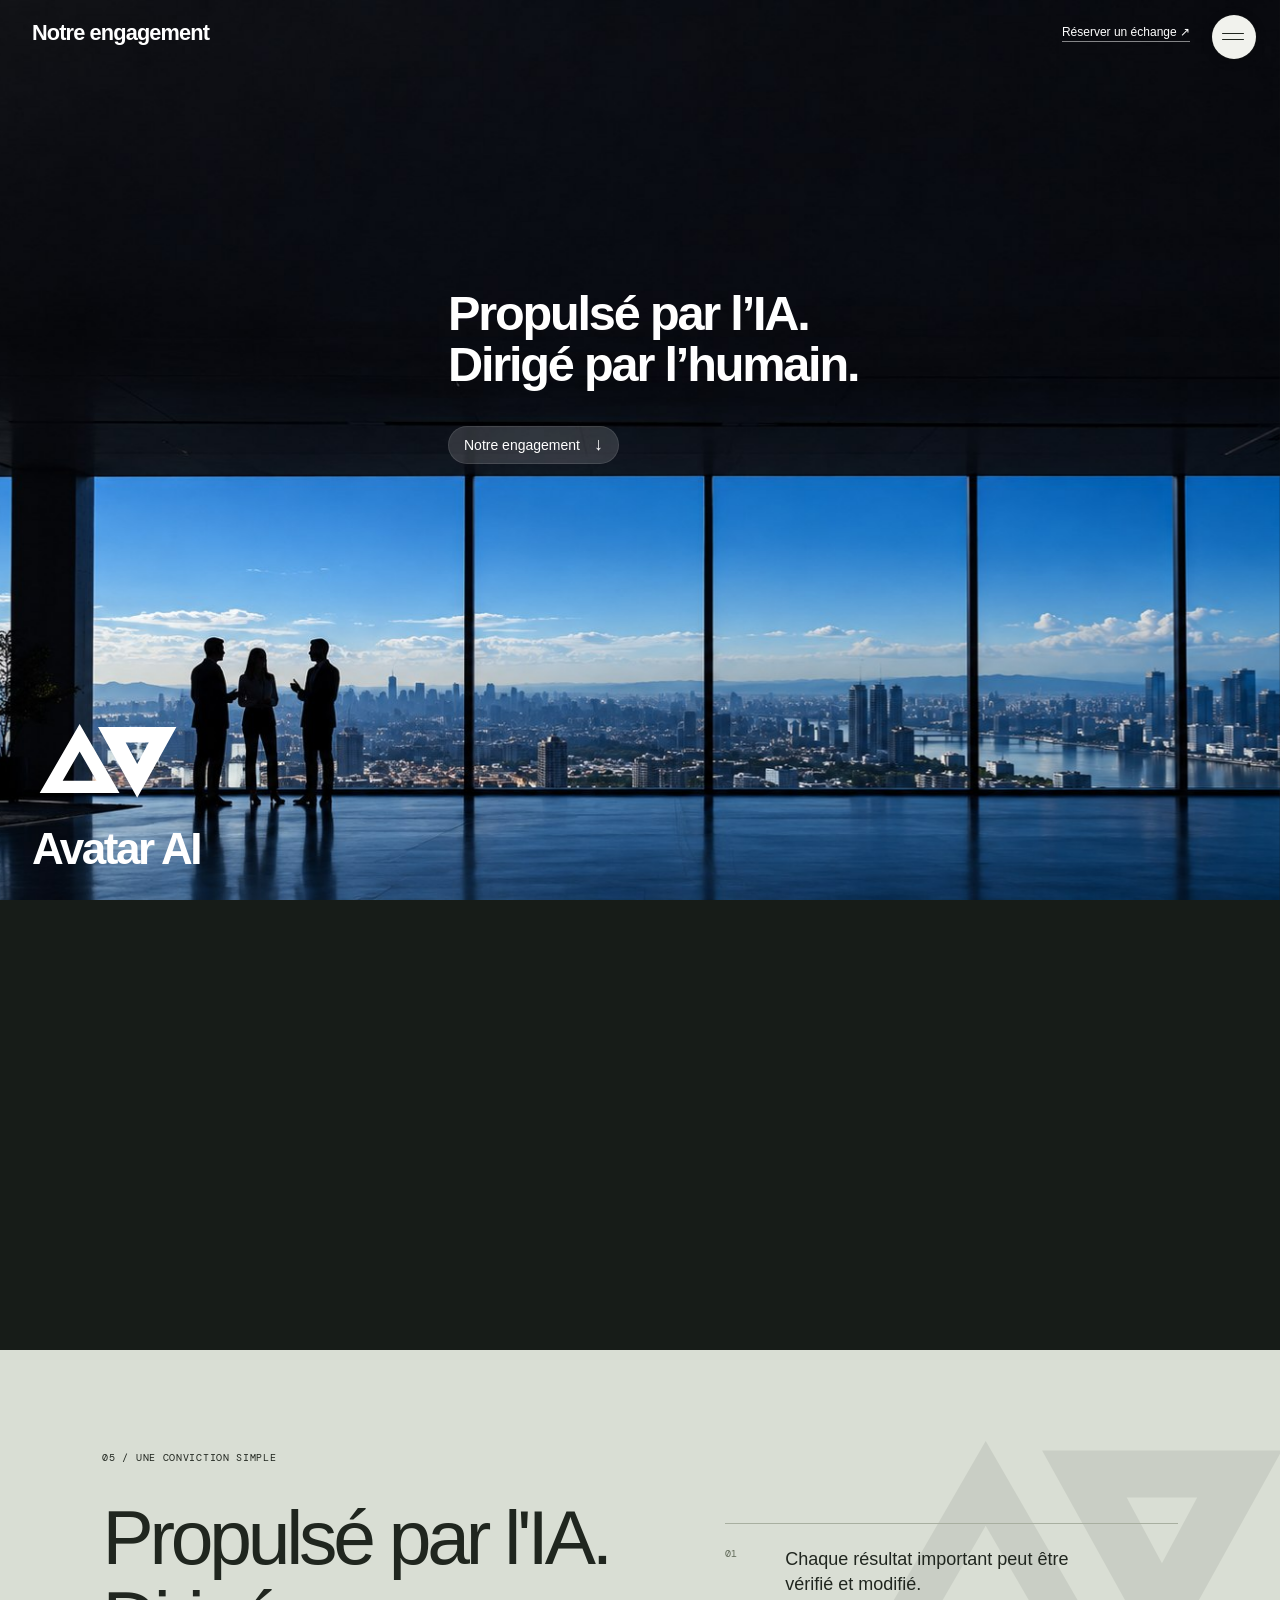
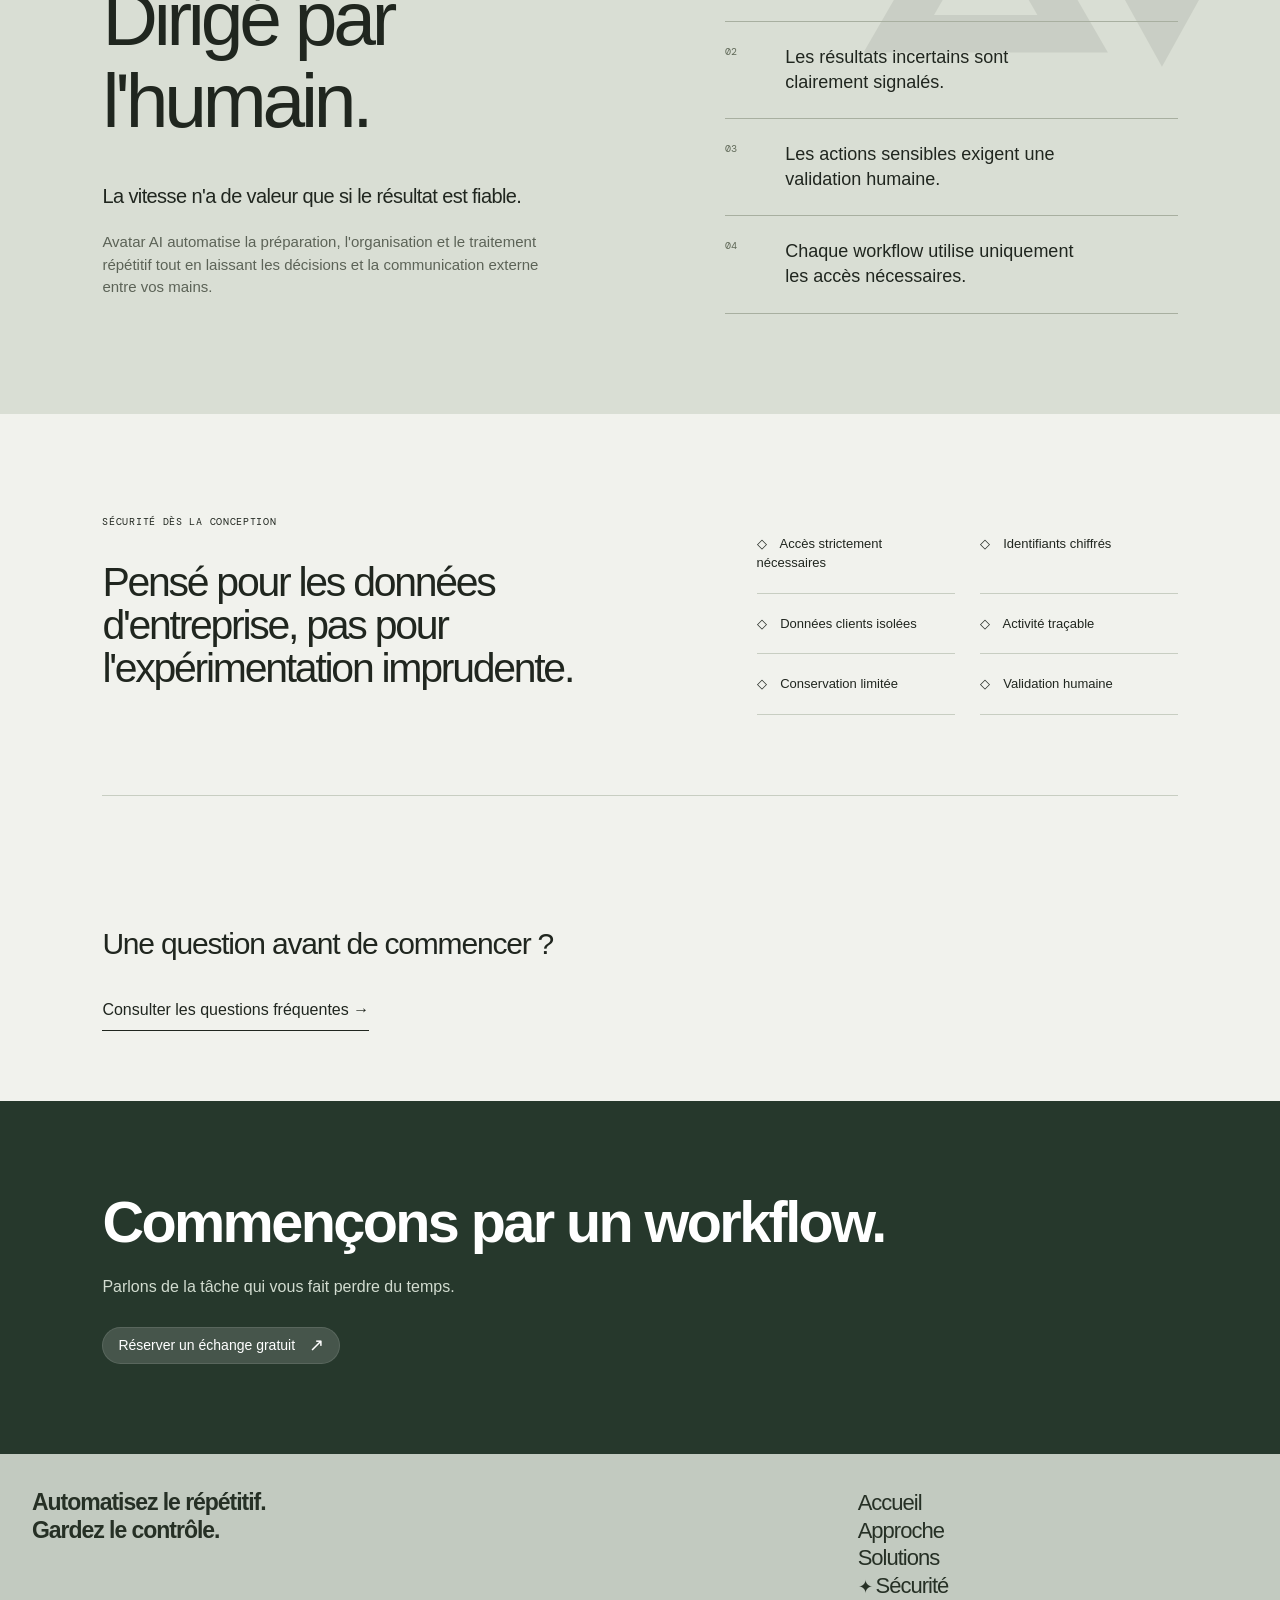
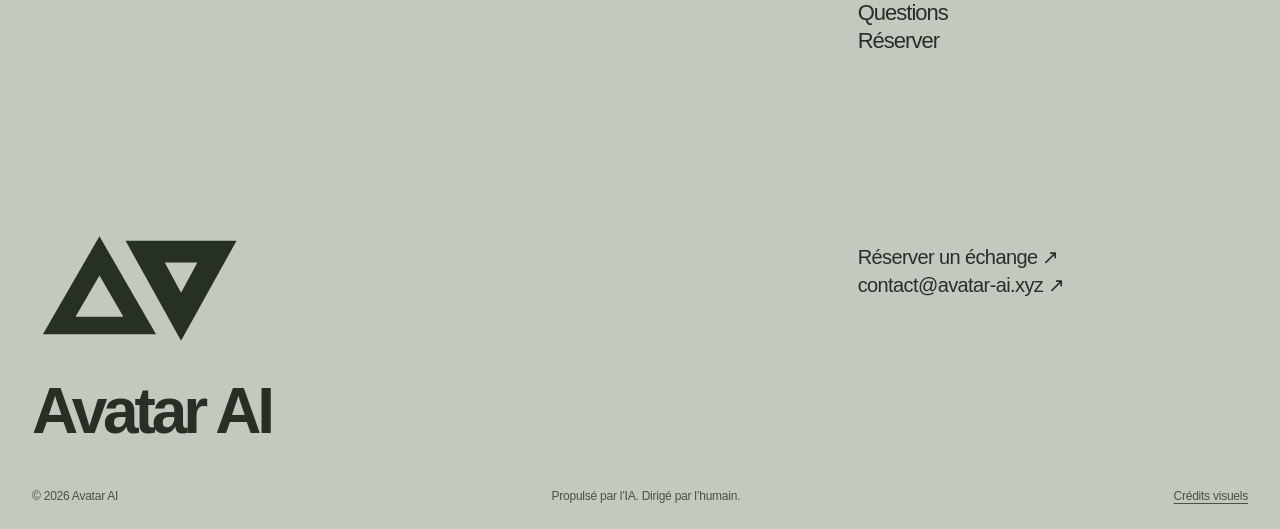
<file: securite.html>
<!doctype html>
<html lang="fr">
<head>
 <meta charset="utf-8"><meta name="viewport" content="width=device-width, initial-scale=1">
 <meta name="theme-color" content="#171b18">
 <meta name="description" content="Avatar AI conçoit des automatisations IA sécurisées et pilotées par l’humain pour les PME et les professionnels.">
 <title>Notre engagement — Avatar AI</title>
 <link rel="icon" type="image/svg+xml" href="./favicon.svg">
 <link rel="preconnect" href="https://fonts.googleapis.com"><link rel="preconnect" href="https://fonts.gstatic.com" crossorigin>
 <link href="https://fonts.googleapis.com/css2?family=DM+Mono:wght@400;500&display=swap" rel="stylesheet">
 <link rel="stylesheet" href="./content.css">
 <link rel="stylesheet" href="./styles.css">

 <script src="./assets/vendor/lenis-1.3.17.min.js" defer></script>
 <script src="./script.js" defer></script>
</head>
<body class="detail-page">
 <a class="skip-link" href="#main">Aller au contenu</a>
 <header class="site-header">
  <p class="page-label">Notre engagement</p>
  <div class="header-actions"><a class="header-booking" href="./reservation.html">Réserver un échange ↗</a></div>
 </header>
 <button class="menu-toggle" type="button" aria-label="Ouvrir le menu" aria-expanded="false" aria-controls="site-menu"><span></span><span></span></button>
 <dialog class="navigation-drawer" id="site-menu" aria-label="Navigation principale">
  <div class="drawer-top"><a href="mailto:contact@avatar-ai.xyz">E-mail ↗</a><button class="menu-close" type="button" aria-label="Fermer le menu">×</button></div>
  <nav><a href="./index.html">Accueil</a>
<a href="./approche.html">Approche</a>
<a href="./solutions.html">Solutions</a>
<a href="./securite.html" aria-current="page">Sécurité</a>
<a href="./questions.html">Questions</a>
<a href="./reservation.html">Réserver</a></nav>
  <div class="drawer-bottom"><a href="mailto:contact@avatar-ai.xyz">contact@avatar-ai.xyz</a><span>Avatar AI · Automatisation, contrôle humain</span></div>
 </dialog>
 <noscript><nav class="no-script-nav" aria-label="Navigation"><a href="./index.html">Accueil</a>
<a href="./approche.html">Approche</a>
<a href="./solutions.html">Solutions</a>
<a href="./securite.html" aria-current="page">Sécurité</a>
<a href="./questions.html">Questions</a>
<a href="./reservation.html">Réserver</a></nav></noscript>
 <a class="floating-brand" href="./index.html" aria-label="Avatar AI — Accueil"><span class="floating-symbol"><svg viewBox="0 0 100 70" aria-hidden="true"><path d="M5 58 31 13l26 45H5Zm15-8h22L31 31 20 50Z" fill="currentColor" fill-rule="evenodd"/><path d="M43 15h51L68.5 61 43 15Zm18 10 7.5 14L76 25H61Z" fill="currentColor" fill-rule="evenodd"/></svg></span><span class="floating-name">Avatar AI</span></a>
 <main id="main"><section class="scene detail-hero"><div class="scene-media"><img src="./assets/collaboration.jpg" alt="Scène illustrative de collaboration humaine." fetchpriority="high" decoding="async"></div><div class="scene-copy"><h1 class="word-reveal">Propulsé par l’IA.<br>Dirigé par l’humain.</h1><a class="scene-link" href="#engagement">Notre engagement <span aria-hidden="true">↓</span></a></div></section><div class="detail-content" id="engagement"><section class="section manifesto" id="security">
      <div class="manifesto-symbol" aria-hidden="true"><svg viewBox="0 0 100 70"><path d="M5 58 31 13l26 45H5Zm15-8h22L31 31 20 50Z" fill="currentColor" fill-rule="evenodd"/><path d="M43 15h51L68.5 61 43 15Zm18 10 7.5 14L76 25H61Z" fill="currentColor" fill-rule="evenodd"/></svg></div>
      <div class="manifesto-copy reveal"><p class="eyebrow dark">05 / UNE CONVICTION SIMPLE</p><h2>Propulsé par l'IA.<br>Dirigé par l'humain.</h2><p class="manifesto-lede">La vitesse n'a de valeur que si le résultat est fiable.</p><p>Avatar AI automatise la préparation, l'organisation et le traitement répétitif tout en laissant les décisions et la communication externe entre vos mains.</p></div>
      <div class="principles reveal"><div><span>01</span><p>Chaque résultat important peut être vérifié et modifié.</p></div><div><span>02</span><p>Les résultats incertains sont clairement signalés.</p></div><div><span>03</span><p>Les actions sensibles exigent une validation humaine.</p></div><div><span>04</span><p>Chaque workflow utilise uniquement les accès nécessaires.</p></div></div>
    </section><section class="section security-section"><div class="security-card reveal">
      <div><p class="eyebrow light">SÉCURITÉ DÈS LA CONCEPTION</p><h2>Pensé pour les données d'entreprise, pas pour l'expérimentation imprudente.</h2></div>
      <div class="security-grid"><p><span>◇</span> Accès strictement nécessaires</p><p><span>◇</span> Identifiants chiffrés</p><p><span>◇</span> Données clients isolées</p><p><span>◇</span> Activité traçable</p><p><span>◇</span> Conservation limitée</p><p><span>◇</span> Validation humaine</p></div>
    </div></section><section class="security-questions"><h2>Une question avant de commencer ?</h2><a class="plain-link" href="./questions.html">Consulter les questions fréquentes →</a></section></div><section class="detail-contact"><h2>Commençons par un workflow.</h2><p>Parlons de la tâche qui vous fait perdre du temps.</p><a class="scene-link" href="./reservation.html">Réserver un échange gratuit <span aria-hidden="true">↗</span></a></section></main>
 <footer class="site-footer" id="footer">
  <h2>Automatisez le répétitif.<br>Gardez le contrôle.</h2>
  <nav class="footer-nav" aria-label="Navigation de pied de page"><a href="./index.html">Accueil</a>
<a href="./approche.html">Approche</a>
<a href="./solutions.html">Solutions</a>
<a href="./securite.html" aria-current="page">Sécurité</a>
<a href="./questions.html">Questions</a>
<a href="./reservation.html">Réserver</a></nav>
  <a class="footer-lockup" href="./index.html" aria-label="Avatar AI — Retour à l’accueil"><svg viewBox="0 0 100 70" aria-hidden="true"><path d="M5 58 31 13l26 45H5Zm15-8h22L31 31 20 50Z" fill="currentColor" fill-rule="evenodd"/><path d="M43 15h51L68.5 61 43 15Zm18 10 7.5 14L76 25H61Z" fill="currentColor" fill-rule="evenodd"/></svg><span>Avatar AI</span></a>
  <div class="footer-contact"><a href="./reservation.html">Réserver un échange ↗</a><a href="mailto:contact@avatar-ai.xyz">contact@avatar-ai.xyz ↗</a></div>
  <div class="footer-meta"><span>© 2026 Avatar AI</span><span>Propulsé par l’IA. Dirigé par l’humain.</span><a href="./credits.html">Crédits visuels</a></div>
 </footer>
 <div class="page-curtain" aria-hidden="true"><svg viewBox="0 0 100 70" aria-hidden="true"><path d="M5 58 31 13l26 45H5Zm15-8h22L31 31 20 50Z" fill="currentColor" fill-rule="evenodd"/><path d="M43 15h51L68.5 61 43 15Zm18 10 7.5 14L76 25H61Z" fill="currentColor" fill-rule="evenodd"/></svg></div>
</body></html>
</file>
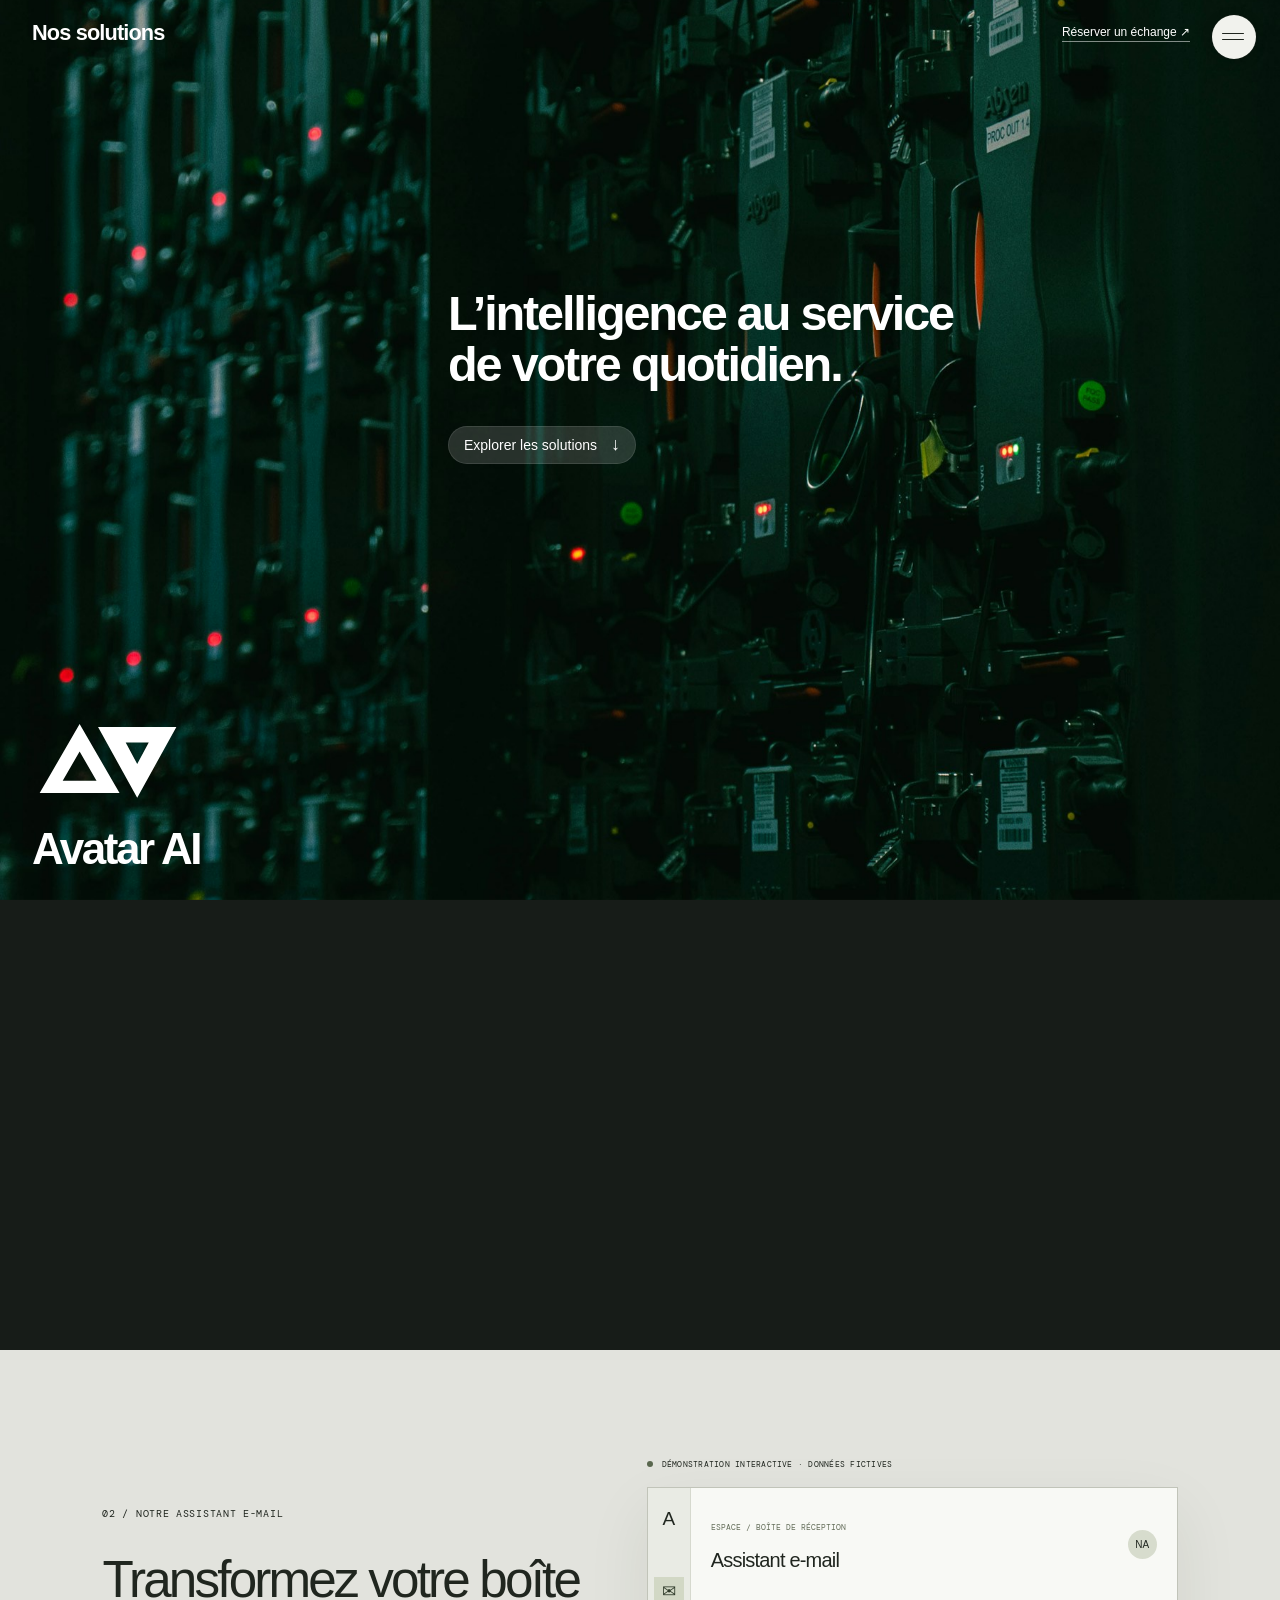
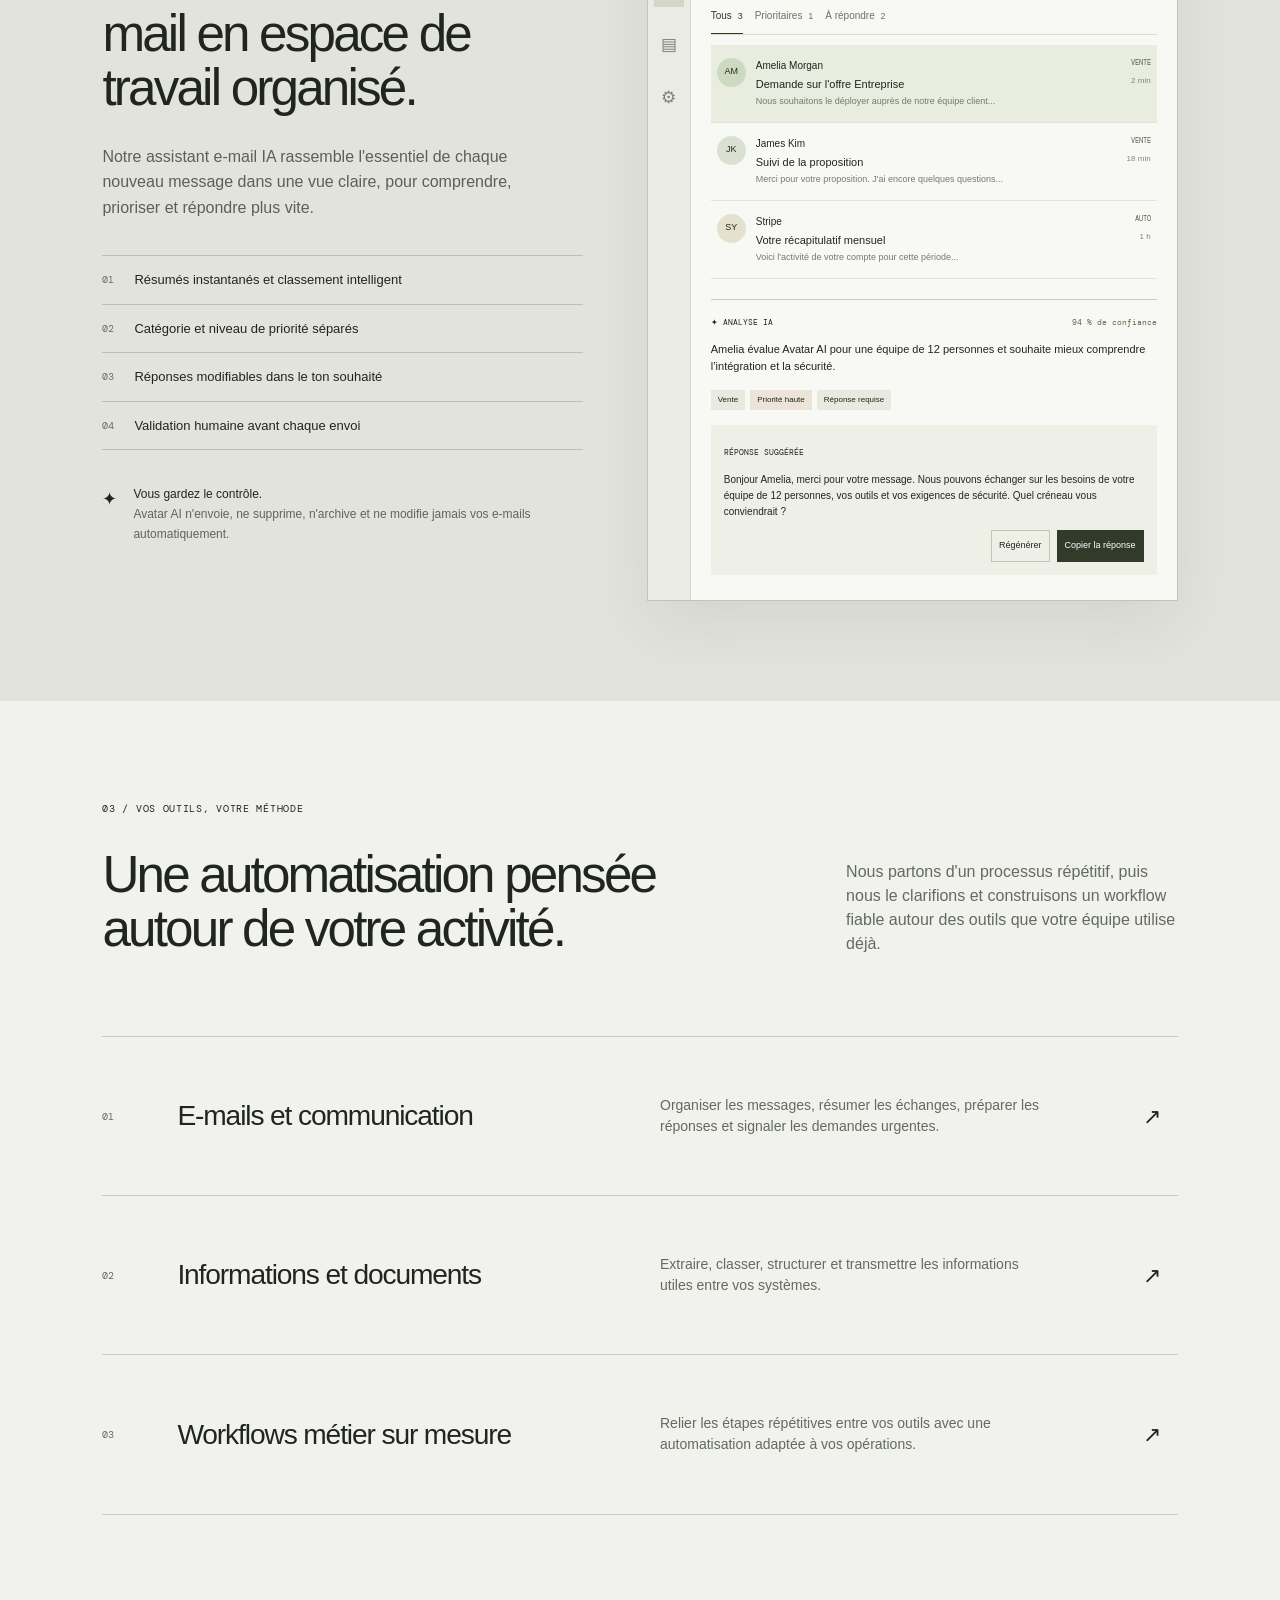
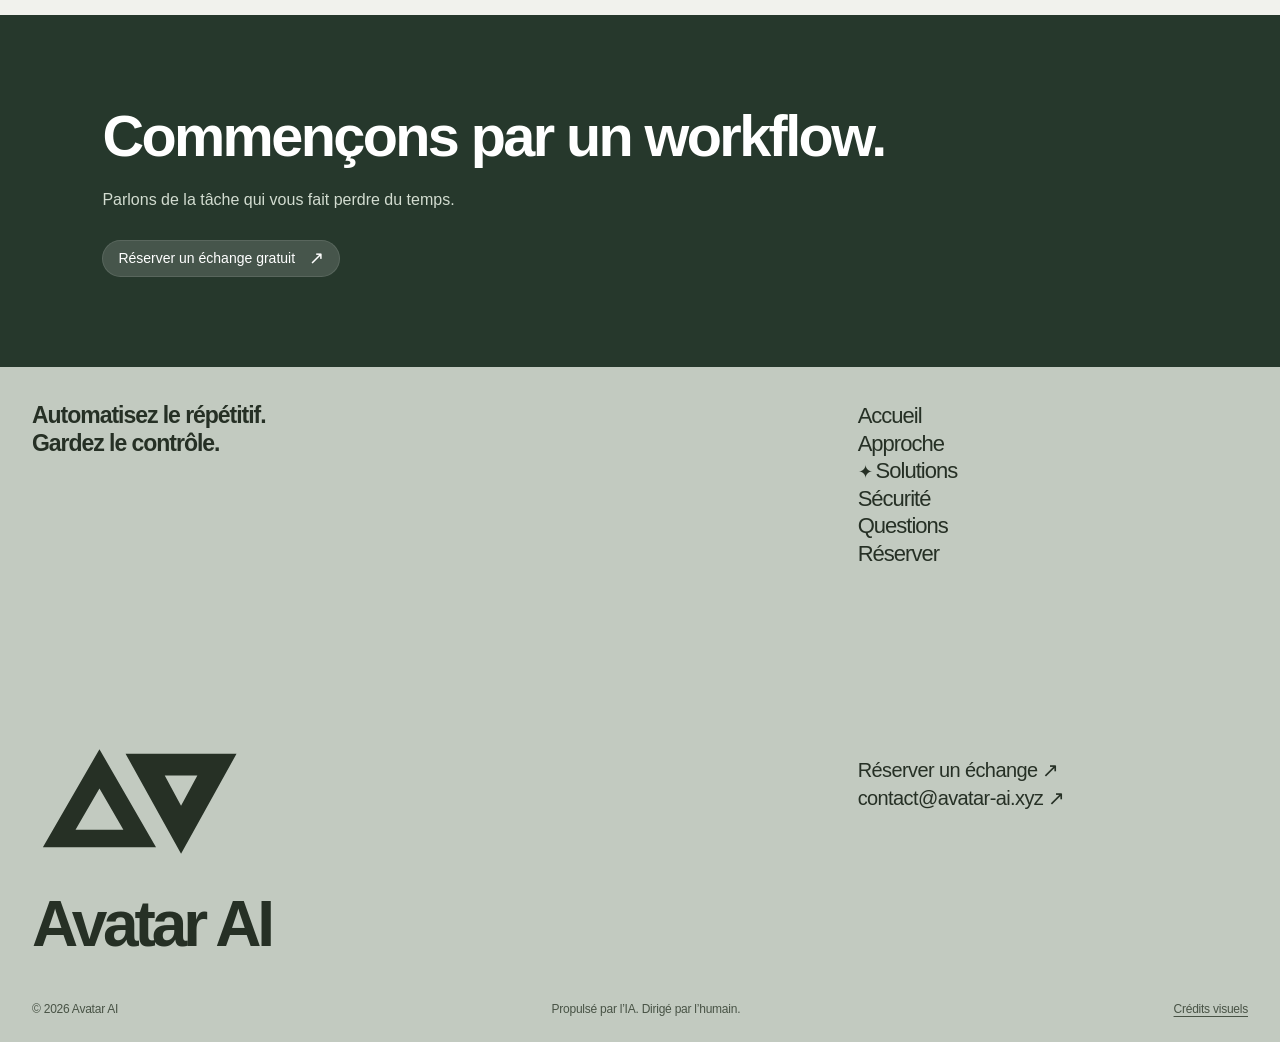
<file: solutions.html>
<!doctype html>
<html lang="fr">
<head>
 <meta charset="utf-8"><meta name="viewport" content="width=device-width, initial-scale=1">
 <meta name="theme-color" content="#171b18">
 <meta name="description" content="Avatar AI conçoit des automatisations IA sécurisées et pilotées par l’humain pour les PME et les professionnels.">
 <title>Nos solutions — Avatar AI</title>
 <link rel="icon" type="image/svg+xml" href="./favicon.svg">
 <link rel="preconnect" href="https://fonts.googleapis.com"><link rel="preconnect" href="https://fonts.gstatic.com" crossorigin>
 <link href="https://fonts.googleapis.com/css2?family=DM+Mono:wght@400;500&display=swap" rel="stylesheet">
 <link rel="stylesheet" href="./content.css">
 <link rel="stylesheet" href="./styles.css">

 <script src="./assets/vendor/lenis-1.3.17.min.js" defer></script>
 <script src="./script.js" defer></script><script src="./demo.js" defer></script>
</head>
<body class="detail-page">
 <a class="skip-link" href="#main">Aller au contenu</a>
 <header class="site-header">
  <p class="page-label">Nos solutions</p>
  <div class="header-actions"><a class="header-booking" href="./reservation.html">Réserver un échange ↗</a></div>
 </header>
 <button class="menu-toggle" type="button" aria-label="Ouvrir le menu" aria-expanded="false" aria-controls="site-menu"><span></span><span></span></button>
 <dialog class="navigation-drawer" id="site-menu" aria-label="Navigation principale">
  <div class="drawer-top"><a href="mailto:contact@avatar-ai.xyz">E-mail ↗</a><button class="menu-close" type="button" aria-label="Fermer le menu">×</button></div>
  <nav><a href="./index.html">Accueil</a>
<a href="./approche.html">Approche</a>
<a href="./solutions.html" aria-current="page">Solutions</a>
<a href="./securite.html">Sécurité</a>
<a href="./questions.html">Questions</a>
<a href="./reservation.html">Réserver</a></nav>
  <div class="drawer-bottom"><a href="mailto:contact@avatar-ai.xyz">contact@avatar-ai.xyz</a><span>Avatar AI · Automatisation, contrôle humain</span></div>
 </dialog>
 <noscript><nav class="no-script-nav" aria-label="Navigation"><a href="./index.html">Accueil</a>
<a href="./approche.html">Approche</a>
<a href="./solutions.html" aria-current="page">Solutions</a>
<a href="./securite.html">Sécurité</a>
<a href="./questions.html">Questions</a>
<a href="./reservation.html">Réserver</a></nav></noscript>
 <a class="floating-brand" href="./index.html" aria-label="Avatar AI — Accueil"><span class="floating-symbol"><svg viewBox="0 0 100 70" aria-hidden="true"><path d="M5 58 31 13l26 45H5Zm15-8h22L31 31 20 50Z" fill="currentColor" fill-rule="evenodd"/><path d="M43 15h51L68.5 61 43 15Zm18 10 7.5 14L76 25H61Z" fill="currentColor" fill-rule="evenodd"/></svg></span><span class="floating-name">Avatar AI</span></a>
 <main id="main"><section class="scene detail-hero"><div class="scene-media"><img src="./assets/servers.jpg" alt="Infrastructure informatique." fetchpriority="high" decoding="async"></div><div class="scene-copy"><h1 class="word-reveal">L’intelligence au service<br>de votre quotidien.</h1><a class="scene-link" href="#assistant">Explorer les solutions <span aria-hidden="true">↓</span></a></div></section><div class="detail-content" id="assistant"><section class="section flagship" id="solutions">
      <div class="flagship-copy reveal">
        <p class="eyebrow light">02 / NOTRE ASSISTANT E-MAIL</p><h2>Transformez votre boîte mail en espace de travail organisé.</h2>
        <p>Notre assistant e-mail IA rassemble l'essentiel de chaque nouveau message dans une vue claire, pour comprendre, prioriser et répondre plus vite.</p>
        <ul class="feature-list"><li><span>01</span> Résumés instantanés et classement intelligent</li><li><span>02</span> Catégorie et niveau de priorité séparés</li><li><span>03</span> Réponses modifiables dans le ton souhaité</li><li><span>04</span> Validation humaine avant chaque envoi</li></ul>
        <div class="control-note"><span>✦</span><p><strong>Vous gardez le contrôle.</strong><br>Avatar AI n'envoie, ne supprime, n'archive et ne modifie jamais vos e-mails automatiquement.</p></div>
      </div>
      <div class="dashboard-wrap reveal reveal-delay"><p class="demo-caption"><span class="status-dot"></span> DÉMONSTRATION INTERACTIVE · DONNÉES FICTIVES</p><div class="dashboard">
        <aside class="dash-sidebar" aria-hidden="true"><div class="dash-logo">A</div><span class="dash-nav active">✉</span><span class="dash-nav">▤</span><span class="dash-nav">⚙</span></aside>
        <div class="dash-main">
          <div class="dash-heading"><div><small>ESPACE / BOÎTE DE RÉCEPTION</small><h3>Assistant e-mail</h3></div><span class="avatar-dot">NA</span></div>
          <div class="dash-tabs" role="group" aria-label="Filtres des e-mails"><button class="active" aria-pressed="true" data-filter="all">Tous <b>3</b></button><button aria-pressed="false" data-filter="urgent">Prioritaires <b>1</b></button><button aria-pressed="false" data-filter="reply">À répondre <b>2</b></button></div>
          <div class="mail-list">
            <button class="mail-item active" data-tags="urgent reply"><span class="sender-avatar blue">AM</span><span class="mail-copy"><strong>Amelia Morgan</strong><b>Demande sur l'offre Entreprise</b><small>Nous souhaitons le déployer auprès de notre équipe client...</small></span><span class="mail-meta"><em>VENTE</em><time>2 min</time></span></button>
            <button class="mail-item" data-tags="reply"><span class="sender-avatar">JK</span><span class="mail-copy"><strong>James Kim</strong><b>Suivi de la proposition</b><small>Merci pour votre proposition. J'ai encore quelques questions...</small></span><span class="mail-meta"><em>VENTE</em><time>18 min</time></span></button>
            <button class="mail-item" data-tags=""><span class="sender-avatar amber">SY</span><span class="mail-copy"><strong>Stripe</strong><b>Votre récapitulatif mensuel</b><small>Voici l'activité de votre compte pour cette période...</small></span><span class="mail-meta"><em>AUTO</em><time>1 h</time></span></button>
          </div>
          <div class="ai-panel" aria-live="polite"><div class="ai-panel-head"><span>✦ ANALYSE IA</span><span class="confidence">94 % de confiance</span></div><p>Amelia évalue Avatar AI pour une équipe de 12 personnes et souhaite mieux comprendre l'intégration et la sécurité.</p><div class="ai-labels"><span>Vente</span><span class="priority">Priorité haute</span><span>Réponse requise</span></div><div class="reply-box"><small>RÉPONSE SUGGÉRÉE</small><p>Bonjour Amelia, merci pour votre message. Une équipe de 12 personnes se prête parfaitement à un déploiement accompagné...</p><div><button class="regenerate-button" type="button">Régénérer</button><button class="copy-button">Copier la réponse</button></div></div></div>
        </div>
      </div></div>
    </section><section class="section services-section">
      <div class="section-intro two-col reveal"><div><p class="eyebrow dark">03 / VOS OUTILS, VOTRE MÉTHODE</p><h2>Une automatisation pensée autour de votre activité.</h2></div><p>Nous partons d'un processus répétitif, puis nous le clarifions et construisons un workflow fiable autour des outils que votre équipe utilise déjà.</p></div>
      <div class="service-list">
        <article class="service-row reveal"><span class="service-number">01</span><div class="service-icon">@</div><h3>E-mails et communication</h3><p>Organiser les messages, résumer les échanges, préparer les réponses et signaler les demandes urgentes.</p><span class="arrow">↗</span></article>
        <article class="service-row reveal"><span class="service-number">02</span><div class="service-icon">▤</div><h3>Informations et documents</h3><p>Extraire, classer, structurer et transmettre les informations utiles entre vos systèmes.</p><span class="arrow">↗</span></article>
        <article class="service-row reveal"><span class="service-number">03</span><div class="service-icon">⌁</div><h3>Workflows métier sur mesure</h3><p>Relier les étapes répétitives entre vos outils avec une automatisation adaptée à vos opérations.</p><span class="arrow">↗</span></article>
      </div>
    </section></div><section class="detail-contact"><h2>Commençons par un workflow.</h2><p>Parlons de la tâche qui vous fait perdre du temps.</p><a class="scene-link" href="./reservation.html">Réserver un échange gratuit <span aria-hidden="true">↗</span></a></section></main>
 <footer class="site-footer" id="footer">
  <h2>Automatisez le répétitif.<br>Gardez le contrôle.</h2>
  <nav class="footer-nav" aria-label="Navigation de pied de page"><a href="./index.html">Accueil</a>
<a href="./approche.html">Approche</a>
<a href="./solutions.html" aria-current="page">Solutions</a>
<a href="./securite.html">Sécurité</a>
<a href="./questions.html">Questions</a>
<a href="./reservation.html">Réserver</a></nav>
  <a class="footer-lockup" href="./index.html" aria-label="Avatar AI — Retour à l’accueil"><svg viewBox="0 0 100 70" aria-hidden="true"><path d="M5 58 31 13l26 45H5Zm15-8h22L31 31 20 50Z" fill="currentColor" fill-rule="evenodd"/><path d="M43 15h51L68.5 61 43 15Zm18 10 7.5 14L76 25H61Z" fill="currentColor" fill-rule="evenodd"/></svg><span>Avatar AI</span></a>
  <div class="footer-contact"><a href="./reservation.html">Réserver un échange ↗</a><a href="mailto:contact@avatar-ai.xyz">contact@avatar-ai.xyz ↗</a></div>
  <div class="footer-meta"><span>© 2026 Avatar AI</span><span>Propulsé par l’IA. Dirigé par l’humain.</span><a href="./credits.html">Crédits visuels</a></div>
 </footer>
 <div class="page-curtain" aria-hidden="true"><svg viewBox="0 0 100 70" aria-hidden="true"><path d="M5 58 31 13l26 45H5Zm15-8h22L31 31 20 50Z" fill="currentColor" fill-rule="evenodd"/><path d="M43 15h51L68.5 61 43 15Zm18 10 7.5 14L76 25H61Z" fill="currentColor" fill-rule="evenodd"/></svg></div>
</body></html>
</file>
<file: styles.css>
:root {
  --ink: #20261f;
  --paper: #f1f2ed;
  --muted: #626b5e;
  --line: #c8cec2;
  --sage: #aeb9ad;
  --gutter: clamp(24px, 2.5vw, 48px);
  color-scheme: light;
}
* { box-sizing: border-box; }
html { scroll-behavior: auto; scroll-padding-top: 70px; }
body { margin: 0; color: var(--ink); background: var(--paper); font: 16px/1.5 Arial, Helvetica, sans-serif; -webkit-font-smoothing: antialiased; }
a { color: inherit; text-decoration: none; }
button { font: inherit; cursor: pointer; color: inherit; }
button, a, summary { -webkit-tap-highlight-color: transparent; touch-action: manipulation; }
a:focus-visible, button:focus-visible, summary:focus-visible { outline: 2px solid currentColor; outline-offset: 6px; }
::selection { background: #d9e5d0; color: #172218; }
.sr-only { position: absolute; width: 1px; height: 1px; padding: 0; overflow: hidden; clip-path: inset(50%); white-space: nowrap; }
.skip-link { position: fixed; top: -100px; left: 20px; z-index: 300; padding: 12px 18px; background: #fff; color: #222; }
.skip-link:focus { top: 15px; }
.site-header { position: absolute; inset: 0 0 auto; z-index: 30; height: auto; padding: 20px var(--gutter); display: flex; align-items: center; justify-content: space-between; gap: 24px; color: white; background: none; }
.page-label { max-width: 70%; font-size: clamp(17px, 1.7vw, 24px); font-weight: 700; letter-spacing: -.04em; line-height: 1.15; }
.header-actions { display: flex; align-items: center; gap: 28px; }
.header-booking { font-size: 12px; border-bottom: 1px solid #ffffff80; white-space: nowrap; }
.menu-toggle { position: fixed; top: 15px; right: calc(var(--gutter) - 8px); z-index: 80; width: 44px; height: 44px; border: 0; padding: 0; background: var(--paper); color: var(--ink); margin: 0; border-radius: 50%; box-shadow: 0 0 0 1px #20261f33, 0 2px 12px #0003; }
.menu-toggle span { position: absolute; width: 24px; height: 2px; left: 10px; background: currentColor; top: 17px; border-radius: 1px; }
.menu-toggle span:nth-child(2) { top: 24px; }
.header-actions { padding-right: 58px; }
.floating-brand { position: fixed; left: var(--gutter); bottom: 24px; z-index: 35; color: white; display: flex; flex-direction: column; align-items: flex-start; mix-blend-mode: normal; transition: opacity .3s; }
.floating-symbol { display: block; width: clamp(110px, 12vw, 190px); line-height: 0; }
.floating-symbol svg { width: 100%; height: auto; }
.floating-name { display: block; font-size: 44px; font-weight: 700; letter-spacing: -.055em; line-height: 1.2; overflow: hidden; padding-top: 12px; white-space: nowrap; }
.footer-visible .floating-brand { opacity: 0; pointer-events: none; }
.scene { position: relative; height: 100svh; min-height: 600px; isolation: isolate; color: white; background: #171c18; overflow: hidden; }
.scene-opening { min-height: 620px; }
.scene-media { position: absolute; inset: 0; z-index: -2; overflow: hidden; }
.scene-media img { width: 100%; height: 100%; display: block; object-fit: cover; object-position: center; transform: none; }
.scene-media::after { content: ''; position: absolute; inset: 0; background: linear-gradient(180deg, #0000001f, transparent 55%, #00000012); }
.scene-opening .scene-media img { object-position: 58% 55%; }
.scene-opening .scene-media::after { background: linear-gradient(90deg, #00000017, transparent 70%); }
.scene-copy { position: relative; padding-top: 9vh; margin-left: 10.6%; max-width: min(1000px, 82%); }
.scene-copy h2, .scene-copy h1 { font-size: clamp(33px, 3.5vw, 56px); font-weight: 700; letter-spacing: -.045em; line-height: 1.05; margin: 0 0 30px; max-width: 100%; }
.scene-copy p { font-size: 16px; font-weight: 500; line-height: 1.4; margin: 0 0 32px; max-width: 650px; letter-spacing: -.025em; }
.scene-link { display: inline-flex; align-items: center; justify-content: space-between; gap: 14px; padding: 7px 15px; background: #ffffff26; border: 1px solid #ffffff1a; border-radius: 100px; color: inherit; font-size: 14px; line-height: 1.2; font-weight: 500; transition: background .2s, gap .2s; }
.scene-link:hover { background: #ffffff40; gap: 23px; }
.scene-link span { font-size: 18px; }
.scroll-cue { position: absolute; bottom: 30px; right: var(--gutter); display: flex; gap: 18px; align-items: center; font-size: 12px; }
.scroll-cue span { font-size: 20px; }
#solutions .scene-media img { filter: grayscale(1); object-position: 50% 55%; }
#solutions .scene-media::after { background: linear-gradient(#00000070, #00000010); }
#security .scene-copy { padding-top: 9vh; }
.detail-hero .scene-copy { margin-left: 35%; max-width: 60%; padding-top: 32vh; }
.detail-hero .scene-copy h1 { font-size: clamp(35px,3.8vw,62px); }
.detail-hero .scene-link { margin-top: 6px; }
/* A native modal dialog supplies focus containment and background inertness. */
.navigation-drawer { position: fixed; inset: 0 0 0 auto; width: max(35vw, 410px); max-width: 100%; height: 100dvh; max-height: 100dvh; margin: 0; border: 0; padding: 0 32px; background: #737f73; color: white; overflow-y: auto; }
.navigation-drawer[open] { display: flex; flex-direction: column; animation: drawer-in .45s cubic-bezier(.22,.7,.25,1); }
.navigation-drawer::backdrop { background: #0009; backdrop-filter: blur(3px); }
.drawer-top { display: flex; align-items: center; justify-content: space-between; padding-top: 14px; font-size: 21px; letter-spacing: -.04em; }
.menu-close { border: 0; padding: 0; background: var(--paper); color: var(--ink); border-radius: 50%; width: 44px; height: 44px; font-size: 32px; font-weight: 300; line-height: 1; box-shadow: 0 0 0 1px #20261f33, 0 2px 12px #0003; }
.menu-toggle:hover, .menu-close:hover { background: #fff; }
.menu-toggle:focus-visible, .menu-close:focus-visible { outline: 2px solid var(--ink); outline-offset: 3px; box-shadow: 0 0 0 6px var(--paper); }
.navigation-drawer nav { display: flex; flex-direction: column; justify-content: center; flex: 1; padding: 50px 0; }
.navigation-drawer nav a { width: fit-content; font-size: clamp(37px,3.5vw,57px); font-weight: 700; letter-spacing: -.055em; line-height: 1.12; transition: opacity .2s, transform .2s; }
.navigation-drawer nav a:hover { opacity: .6; transform: translateX(5px); }
.navigation-drawer nav a[aria-current]::before { content: '✦'; font-size: .65em; margin-right: 10px; vertical-align: 3px; }
.drawer-bottom { display: flex; flex-direction: column; gap: 12px; padding-bottom: 30px; font-size: 12px; }
.drawer-bottom a { font-size: 15px; }
body.menu-open { overflow: hidden; }
.no-script-nav { position: relative; z-index: 50; padding: 80px var(--gutter) 20px; display: flex; flex-wrap: wrap; gap: 20px; background: var(--paper); }
@keyframes drawer-in { from { transform: translateX(100%); } to { transform: none; } }
.page-curtain { position: fixed; inset: 0; z-index: 150; background: #111613; opacity: 0; pointer-events: none; transition: opacity .28s; color: white; }
.page-curtain svg { position: absolute; width: 160px; bottom: 28px; left: var(--gutter); }
.is-departing .page-curtain { opacity: 1; pointer-events: auto; }
.site-footer { position: relative; background: #c2cac0; color: #263025; min-height: 75svh; display: grid; grid-template-columns: 2fr 1fr; grid-template-rows: auto 1fr auto; gap: 45px; padding: 35px var(--gutter) 25px; }
.site-footer>h2 { font-size: 23px; line-height: 1.2; font-weight: 700; letter-spacing: -.045em; margin: 0; }
.footer-nav { display: flex; flex-direction: column; align-items: flex-start; font-size: 22px; line-height: 1.25; letter-spacing: -.045em; }
.footer-nav a[aria-current]::before { content: '✦ '; font-size: .8em; }
.footer-nav a:hover, .footer-contact a:hover { opacity: .6; }
.footer-lockup { display: flex; flex-direction: column; align-items: flex-start; justify-content: flex-end; gap: 18px; }
.footer-lockup svg { width: clamp(145px,17vw,250px); height: auto; }
.footer-lockup>span { font-size: clamp(50px,5vw,80px); font-weight: 700; letter-spacing: -.065em; line-height: 1; }
.footer-contact { display: flex; flex-direction: column; justify-content: center; align-items: flex-start; font-size: 20px; line-height: 1.4; letter-spacing: -.03em; overflow-wrap: anywhere; }
.footer-meta { grid-column: 1/-1; border: 0; padding: 0; display: flex; align-items: flex-end; justify-content: space-between; gap: 20px; color: #485345; font: 12px/1.4 Arial,Helvetica,sans-serif; letter-spacing: -.02em; }
.footer-meta a { text-decoration: underline; text-underline-offset: 3px; }
/* Existing product content is now reached through dedicated detail pages. */
.detail-content .section { padding: 100px max(8vw,24px); }
.detail-content .section-intro h2, .detail-content .flagship h2 { font-size: clamp(34px,4vw,64px); }
.detail-content .flagship { gap: 5vw; }
.detail-content .eyebrow { font-size: 10px; }
.detail-content .process-section { background: #28362a; }
.detail-content .manifesto { background: #d9ded4; }
.detail-content .faq-section { background: transparent; padding: 0; display: block; }
.detail-content .faq-heading { display: none; }
.detail-content .faq-list { max-width: 100%; }
.detail-contact { background: #26382c; color: #fff; padding: 90px max(8vw,24px); }
.detail-contact h2 { font-size: clamp(32px,4.5vw,64px); line-height: 1.1; letter-spacing: -.045em; font-weight: 600; margin: 0 0 20px; }
.detail-contact p { color: #d2dcd0; margin: 0 0 28px; }
.security-questions { padding: 0 max(8vw,24px) 70px; }
.security-questions h2 { font-size: 30px; font-weight: 500; letter-spacing: -.04em; }
.plain-link { border-bottom: 1px solid; padding: 8px 0; display: inline-block; }
.text-page { min-height: 70vh; max-width: 1100px; margin: 0 auto; padding: 150px 35px 100px; }
.text-page h1 { font-size: clamp(40px,6vw,84px); font-weight: 600; letter-spacing: -.06em; line-height: 1.1; margin: 0 0 25px; }
.text-intro { color: var(--muted); font-size: 20px; margin-bottom: 55px; }
body:has(.text-page) .site-header, .booking-page .site-header { color: var(--ink); }
body:has(.text-page) .header-booking { border-color: #26302580; }
body:has(.text-page) .floating-brand { display: none; }
.credits { max-width: 950px; }
.credits h2 { font-size: 24px; margin: 45px 0 12px; }
.credits p { max-width: 750px; color: #576350; }
.credits p a { text-decoration: underline; text-underline-offset: 3px; }
/* Booking keeps its original schedule and email links. */
.booking-page .booking-main { padding-top: 130px; }
.booking-page .booking-copy .eyebrow { font: 10px 'DM Mono',monospace; margin-bottom: 30px; }
.booking-page .button { display: inline-flex; gap: 45px; justify-content: space-between; border-bottom: 1px solid; padding: 10px 0; }
.booking-page .scene-link { background: #26382c; color: white; }
@media (max-width:1000px) {
 .scene-copy { margin-left: 10%; max-width: 83%; }
 .scene-copy h2 { font-size: 42px; }
 .detail-hero .scene-copy { margin-left: 22%; max-width: 72%; }
 .navigation-drawer { width: 50vw; min-width: 390px; }
 .site-footer { grid-template-columns: 1.3fr 1fr; gap: 40px; }
 .footer-contact { font-size: 17px; }
 .detail-content .flagship { grid-template-columns: 1fr; }
}
@media (max-width:600px) {
 :root { --gutter: 24px; }
 .site-header { padding-top: 24px; gap: 18px; }
 .page-label { font-size: 17px; max-width: 82%; }
 .header-actions { padding: 0; }
 .header-booking { display: none; }
 .menu-toggle { top: 15px; right: 15px; }
 .scene { height: 100svh; min-height: 560px; }
 .scene-opening { min-height: 600px; }
 .scene-opening .scene-media img { object-position: 55% 50%; }
 .scene-copy { margin-left: 24px; max-width: calc(100% - 48px); padding-top: 60px; }
 .scene-copy h2, .scene-copy h1 { font-size: 34px; margin-bottom: 24px; line-height: 1.05; max-width: 350px; }
 .scene-copy p { font-size: 14px; max-width: 300px; margin-bottom: 25px; }
 .scene-link { font-size: 13px; padding: 9px 14px; }
 .floating-brand { bottom: 24px; }
 .floating-name { font-size: 36px; }
 .scroll-cue { font-size: 11px; right: 24px; bottom: 28px; }
 .detail-hero .scene-copy { margin-left: 24px; max-width: calc(100% - 48px); padding-top: 28vh; }
 .detail-hero .scene-copy h1 { font-size: 36px; }
 .navigation-drawer { width: 100%; min-width: 0; padding: 0 24px; }
 .navigation-drawer nav { padding: 40px 0; }
 .navigation-drawer nav a { font-size: 45px; }
 .drawer-top { padding-top: 15px; }
 .drawer-bottom { padding-bottom: 30px; }
 .site-footer { min-height: 88svh; grid-template-columns: 1fr 1fr; gap: 40px 20px; padding-top: 32px; }
 .site-footer>h2 { grid-column: 1/-1; font-size: 22px; }
 .footer-nav { grid-column: 2; font-size: 20px; grid-row: 2; }
 .footer-lockup { grid-column: 1; grid-row: 2/4; align-self: end; gap: 12px; }
 .footer-lockup svg { width: 130px; }
 .footer-lockup>span { font-size: 34px; white-space: nowrap; }
 .footer-contact { grid-column: 2; grid-row: 3; font-size: 14px; align-self: end; gap: 10px; }
 .footer-meta { font-size: 10px; flex-wrap: wrap; flex-direction: row; align-items: start; gap: 12px 20px; }
 .detail-content .section { padding: 70px 24px; }
 .detail-content .flagship h2 { font-size: 37px; }
 .detail-contact { padding: 70px 24px; }
 .detail-contact h2 { font-size: 39px; }
 .text-page { padding: 130px 24px 70px; }
 .text-page h1 { font-size: 48px; }
 .text-intro { font-size: 17px; }
 .security-questions h2 { font-size: 27px; }
 .booking-page .booking-main { padding-top: 110px; }
}


.detail-page.past-hero .floating-brand { opacity: 0; pointer-events: none; }

.page-label { margin: 0; }
.booking-copy > .booking-back { display: block; width: fit-content; margin: 0 0 30px; }

/* Scroll choreography: a held opening, then uninterrupted full-height scenes. */
html.lenis, html.lenis body { height: auto; }
html.lenis.lenis-smooth { scroll-behavior: auto !important; }
.lenis.lenis-stopped { overflow: clip; }
.lenis [data-lenis-prevent] { overscroll-behavior: contain; }
.scene-opening, .detail-hero { --hero-height: max(100svh, 620px); height: var(--hero-height); overflow: clip; }
.scene-opening .scene-media, .detail-hero .scene-media { position: sticky; top: 0; height: var(--hero-height); }
.scene-opening .scene-media img, .detail-hero .scene-media img { transform-origin: 50% 0; will-change: transform; }
.scene-opening .scene-media::after, .detail-hero .scene-media::after { background: #000; opacity: calc(var(--hero-progress, 0) * .5); }
.detail-hero .scene-copy { position: absolute; inset: 0 0 auto; }
.home-page .scene:not(.scene-opening) .scene-copy { display: flex; flex-direction: column; align-items: flex-start; min-height: 100svh; padding-bottom: 8svh; }
.home-page .scene-copy .scene-link { margin-top: auto; margin-bottom: auto; }
.home-page .scroll-cue { top: calc(var(--hero-height) - 60px); bottom: auto; }
.home-page .site-header { transition: opacity .4s, transform .4s; }
.home-page.has-scrolled .site-header { opacity: 0; transform: translateY(-100%); pointer-events: none; }
.home-page .site-header:focus-within { opacity: 1; transform: none; pointer-events: auto; }
.reveal-word { display: inline-block; }
.motion-ready .word-reveal .char { opacity: .2; transition: opacity .65s cubic-bezier(.38,0,.215,1); transition-delay: calc(var(--char) * 15ms); }
.motion-ready .word-reveal.is-visible .char { opacity: 1; }
.floating-brand { clip-path: inset(-100% -100% 0 0); }
.floating-symbol { width: clamp(110px, 12vw, 190px); transform-origin: left bottom; transform: translateY(calc(var(--brand-name-offset, 64px) * var(--brand-progress, 0))) scale(calc(1 - .5 * var(--brand-progress, 0))); }
.floating-name { max-height: none; opacity: 1; transform: translateY(calc(100% * var(--brand-progress, 0))); }
.footer-reveal { position: relative; overflow: clip; }
.footer-reveal .site-footer { transform: translate3d(0, var(--footer-shift, 0px), 0); }
@media (min-width:1000px) {
 .motion-ready .scene-opening, .motion-ready .detail-hero { height: calc(var(--hero-height) + 50svh); }
}
@media (max-width:999px) {
 .floating-brand { position: absolute; top: 20px; bottom: auto; mix-blend-mode: normal; }
 .floating-symbol { width: 32px; transform: none; }
 .floating-name { display: none; }
 .home-page .site-header { padding-top: 68px; }
 .home-page .header-actions { display: none; }
 .detail-page .floating-brand { display: none; }
}


.home-page .scroll-cue { transition: opacity .3s; }
.home-page.has-scrolled .scroll-cue { opacity: 0; pointer-events: none; }
.home-page .scroll-cue:focus-visible { opacity: 1; pointer-events: auto; }

@media (min-width:1000px) {
 .has-scrolled:not(.footer-visible) .floating-brand { mix-blend-mode: difference; }
}

/* Give the opening statement its own space, below the navigation controls. */
.home-page .site-header { justify-content: center; padding-top: clamp(72px, 9vh, 110px); }
.home-page .page-label { max-width: min(950px, 88%); font-size: clamp(24px, 2.1vw, 36px); margin-left: clamp(0px, 7vw, 120px); margin-right: auto; text-align: left; text-wrap: balance; text-shadow: 0 2px 14px #0008; }
.home-page .header-actions { position: absolute; top: 22px; right: var(--gutter); }
/* Reset offscreen letters immediately so every return starts a fresh reveal. */
.motion-ready .word-reveal:not(.is-visible) .char { transition: none; }
@media (max-width:600px) {
 .home-page .site-header { padding-top: 88px; }
 .home-page .page-label { max-width: 100%; margin-left: 0; font-size: 25px; }
}
</file>
<file: content.css>
:root {
  --ink:#222522;
  --paper:#f2f1ed;
  --muted:#696c66;
  --line:#cecec7;
  --accent:#d9ff71;
  --gutter:clamp(24px,4.2vw,80px);
  font-synthesis:none
}

* {
  box-sizing:border-box
}

html {
  scroll-behavior:smooth;
  scroll-padding-top:100px
}

body {
  margin:0;
  background:var(--paper);
  color:var(--ink);
  font-family:Arial,Helvetica,sans-serif;
  font-size:16px;
  line-height:1.5;
  -webkit-font-smoothing:antialiased
}

a {
  color:inherit;
  text-decoration:none
}

button {
  font:inherit;
  color:inherit
}

a,button,summary {
  -webkit-tap-highlight-color:transparent
}

button,a,summary {
  touch-action:manipulation
}

button {
  cursor:pointer
}

button:disabled {
  cursor:default
}

a:focus-visible,button:focus-visible,summary:focus-visible {
  outline:2px solid currentColor;
  outline-offset:6px
}

button:focus-visible {
  outline-offset:3px
}

::selection {
  background:var(--accent);
  color:var(--ink)
}

.skip-link {
  position:fixed;
  top:-80px;
  left:20px;
  z-index:300;
  background:var(--paper);
  padding:12px 18px
}

.skip-link:focus {
  top:12px
}

.sr-only {
  position:absolute;
  width:1px;
  height:1px;
  overflow:hidden;
  clip-path:inset(50%);
  white-space:nowrap
}

.site-header {
  position:absolute;
  top:0;
  left:0;
  right:0;
  z-index:100;
  display:flex;
  align-items:center;
  gap:38px;
  padding:26px var(--gutter);
  height:98px
}

.brand {
  display:inline-flex;
  align-items:center;
  gap:13px;
  flex-shrink:0
}

.brand-mark,.footer-logo {
  display:block;
  width:57px;
  height:43px
}

.brand-mark svg,.footer-logo svg {
  width:100%;
  height:100%
}

.brand-name {
  font-size:14px;
  font-weight:700;
  letter-spacing:-.03em
}

.brand-name b {
  font-weight:400
}

.site-header>.button {
  margin-left:auto
}

.button {
  display:inline-flex;
  align-items:center;
  justify-content:space-between;
  gap:34px;
  min-height:50px;
  padding:12px 0;
  font-size:14px;
  line-height:1.4;
  border-bottom:1px solid currentColor;
  transition:opacity .2s
}

.button:hover {
  opacity:.65
}

.button span {
  font-size:20px
}

.button-small {
  font-size:13px;
  min-height:38px;
  padding:8px 0
}

.menu-toggle {
  position:relative;
  z-index:102;
  display:flex;
  align-items:center;
  width:78px;
  height:44px;
  border:0;
  padding:0;
  background:none
}

.menu-toggle span:not(.menu-label) {
  position:absolute;
  right:0;
  width:22px;
  height:1px;
  background:currentColor;
  transition:transform .25s,top .25s;
  top:18px
}

.menu-toggle span:nth-child(2) {
  top:25px
}

.menu-label {
  font-size:12px
}

.menu-toggle[aria-expanded=true] span:first-child {
  top:22px;
  transform:rotate(45deg)
}

.menu-toggle[aria-expanded=true] span:nth-child(2) {
  top:22px;
  transform:rotate(-45deg)
}

.mobile-nav {
  display:none;
  position:fixed;
  inset:0;
  padding:125px var(--gutter) 40px;
  background:var(--paper);
  overflow:auto
}

.mobile-nav.open {
  display:flex;
  flex-direction:column
}

.mobile-nav>a {
  display:flex;
  align-items:baseline;
  gap:40px;
  width:100%;
  border-top:1px solid var(--line);
  padding:12px 0;
  font-size:clamp(28px,5vw,65px);
  letter-spacing:-.05em;
  line-height:1.25
}

.mobile-nav>a small {
  font:11px 'DM Mono',monospace;
  letter-spacing:0
}

.mobile-nav>a:hover {
  color:#6b7167
}

.menu-contact {
  display:flex;
  justify-content:space-between;
  gap:20px;
  margin-top:auto;
  padding-top:35px;
  font-size:14px
}

.menu-contact>a {
  border-bottom:1px solid
}

.menu-open {
  overflow:hidden
}

.menu-open .site-header {
  position:fixed
}

.menu-open .site-header>.brand {
  z-index:102
}

.hero {
  height:100svh;
  min-height:720px;
  max-height:1200px;
  position:relative;
  isolation:isolate;
  overflow:hidden;
  background:#c8c9c4
}

.hero-sculpture {
  position:absolute;
  width:100%;
  height:100%;
  object-fit:cover;
  object-position:50% 57%;
  z-index:-1
}

.hero-content {
  position:absolute;
  top:150px;
  left:var(--gutter);
  right:var(--gutter)
}

.eyebrow {
  font:10px/1.5 'DM Mono',monospace;
  letter-spacing:.07em;
  margin:0 0 32px
}

.hero .eyebrow {
  font-size:10px;
  margin-bottom:18px
}

.hero h1 {
  font-size:clamp(29px,3.5vw,58px);
  font-weight:500;
  line-height:1.04;
  letter-spacing:-.055em;
  margin:0
}

.hero-bottom {
  position:absolute;
  bottom:65px;
  left:var(--gutter);
  right:var(--gutter);
  display:flex;
  align-items:end;
  justify-content:space-between;
  gap:25px
}

.hero-bottom>p {
  font-size:16px;
  line-height:1.4;
  letter-spacing:-.02em;
  margin:0
}

.hero-discover {
  display:flex;
  align-items:center;
  gap:45px;
  border-bottom:1px solid #73776d;
  padding:8px 0;
  font-size:13px
}

.hero-discover span {
  font-size:25px
}

.hero-caption {
  position:absolute;
  bottom:22px;
  left:var(--gutter);
  font:8px 'DM Mono',monospace;
  letter-spacing:.08em;
  color:#50564e
}

.trust-bar {
  display:grid;
  grid-template-columns:repeat(3,1fr);
  padding:0 var(--gutter);
  border-bottom:1px solid var(--line)
}

.trust-bar>div {
  display:flex;
  align-items:center;
  gap:22px;
  min-height:90px;
  font-size:13px
}

.trust-bar>div+div {
  border-left:1px solid var(--line);
  padding-left:30px
}

.trust-bar span {
  font:10px 'DM Mono',monospace;
  color:var(--muted)
}

.section {
  padding:115px var(--gutter)
}

.section-intro {
  max-width:1000px
}

.section-intro h2,.flagship h2,.manifesto h2,.security-card h2,.contact-inner h2,.faq-heading h2 {
  font-size:clamp(34px,4.6vw,74px);
  line-height:1.06;
  letter-spacing:-.055em;
  font-weight:400;
  margin:0
}

.problem-section .section-intro {
  display:grid;
  grid-template-columns:1fr 2.05fr;
  max-width:none;
  gap:45px
}

.problem-section .eyebrow {
  margin-top:9px
}

.problem-grid {
  display:grid;
  grid-template-columns:repeat(4,1fr);
  margin-top:85px;
  border-top:1px solid var(--line)
}

.problem-card {
  padding:25px 25px 10px 0
}

.problem-card+.problem-card {
  padding-left:25px;
  border-left:1px solid var(--line)
}

.problem-card>span,.audience-grid article>span {
  font:10px 'DM Mono',monospace;
  color:var(--muted)
}

.problem-card h3 {
  font-size:21px;
  letter-spacing:-.04em;
  font-weight:400;
  margin:55px 0 16px
}

.problem-card p {
  font-size:14px;
  color:var(--muted);
  max-width:270px;
  margin:0
}

.transition-line {
  margin:65px 0 0;
  max-width:770px;
  font-size:clamp(23px,2.6vw,38px);
  line-height:1.25;
  letter-spacing:-.04em;
  color:var(--muted)
}

.transition-line strong {
  font-weight:400;
  color:var(--ink)
}

.flagship {
  background:#e2e3dd;
  display:grid;
  grid-template-columns:.95fr 1.05fr;
  gap:7vw;
  align-items:center
}

.flagship h2 {
  font-size:clamp(36px,4.1vw,65px)
}

.flagship-copy>p:not(.eyebrow) {
  color:#5a6157;
  max-width:470px;
  line-height:1.6;
  margin-top:28px
}

.feature-list {
  list-style:none;
  padding:0;
  margin:35px 0;
  border-top:1px solid #bcc0b5
}

.feature-list li {
  display:flex;
  gap:20px;
  border-bottom:1px solid #bcc0b5;
  padding:14px 0;
  font-size:13px
}

.feature-list span {
  font:10px 'DM Mono',monospace;
  padding-top:3px;
  color:#66715d
}

.control-note {
  display:flex;
  gap:16px;
  font-size:12px;
  line-height:1.65
}

.control-note>span {
  font-size:18px
}

.control-note p {
  margin:0;
  max-width:430px;
  color:#606559
}

.control-note strong {
  font-weight:500;
  color:var(--ink)
}

.demo-caption {
  font:8px/1.5 'DM Mono',monospace;
  letter-spacing:.03em;
  display:flex;
  align-items:center;
  gap:9px;
  margin-bottom:17px
}

.status-dot {
  display:inline-block;
  width:6px;
  height:6px;
  background:#59674e;
  border-radius:50%
}

.dashboard-wrap {
  min-width:0
}

.dashboard {
  display:grid;
  grid-template-columns:43px minmax(0,1fr);
  min-height:540px;
  background:#f8f9f5;
  border:1px solid #c1c4b9;
  box-shadow:0 24px 60px #27381c14
}

.dash-sidebar {
  display:flex;
  flex-direction:column;
  align-items:center;
  gap:23px;
  background:#e9ebe4;
  padding:17px 4px;
  border-right:1px solid #d6d9ce
}

.dash-logo {
  font-size:19px;
  margin-bottom:20px
}

.dash-nav {
  display:grid;
  place-items:center;
  width:30px;
  height:30px;
  color:#798271;
  font-size:17px
}

.dash-nav.active {
  background:#d2d8c5;
  color:#303c2b
}

.dash-main {
  padding:25px 20px;
  min-width:0
}

.dash-heading {
  display:flex;
  align-items:center;
  justify-content:space-between;
  gap:10px
}

.dash-heading small {
  font:8px 'DM Mono',monospace;
  color:#646e5a
}

.dash-heading h3 {
  font-size:20px;
  font-weight:400;
  letter-spacing:-.04em;
  margin:8px 0 0
}

.avatar-dot {
  display:grid;
  place-items:center;
  width:29px;
  height:29px;
  border-radius:50%;
  background:#d7dccd;
  font-size:10px
}

.dash-tabs {
  display:flex;
  gap:12px;
  border-bottom:1px solid #d8ddd0;
  margin-top:24px
}

.dash-tabs button {
  background:none;
  border:0;
  border-bottom:1px solid transparent;
  padding:9px 0;
  font-size:10px;
  color:#697461
}

.dash-tabs button.active {
  border-bottom-color:#303c2b;
  color:#303c2b
}

.dash-tabs b {
  font-size:9px;
  font-weight:400;
  margin-left:3px
}

.mail-list {
  margin-top:10px
}

.mail-item {
  display:grid;
  grid-template-columns:30px minmax(0,1fr) auto;
  gap:9px;
  width:100%;
  border:0;
  border-bottom:1px solid #e0e4d9;
  padding:13px 6px;
  text-align:left;
  background:none
}

.mail-item.active {
  background:#e8eddf
}

.mail-item[hidden] {
  display:none
}

.sender-avatar {
  width:29px;
  height:29px;
  display:grid;
  place-items:center;
  background:#dbe1d2;
  font-size:9px;
  border-radius:50%
}

.sender-avatar.blue {
  background:#ced9c1
}

.sender-avatar.amber {
  background:#e5e1cf
}

.mail-copy {
  min-width:0
}

.mail-copy strong,.mail-copy b,.mail-copy small {
  display:block
}

.mail-copy strong {
  font-size:10px;
  font-weight:500
}

.mail-copy b {
  font-size:11px;
  font-weight:400;
  margin:3px 0
}

.mail-copy small {
  font-size:9px;
  overflow:hidden;
  white-space:nowrap;
  text-overflow:ellipsis;
  color:#747a6d
}

.mail-meta {
  font-size:9px;
  text-align:right
}

.mail-meta em {
  display:block;
  font:7px 'DM Mono',monospace;
  color:#57634b;
  margin-bottom:7px
}

.mail-meta time {
  color:#7e8576;
  font-size:8px
}

.ai-panel {
  border-top:1px solid #c6cebb;
  margin-top:20px;
  padding-top:17px
}

.ai-panel-head {
  display:flex;
  justify-content:space-between;
  gap:10px;
  font:8px 'DM Mono',monospace
}

.confidence {
  color:#526749
}

.ai-panel>p {
  font-size:11px;
  line-height:1.6;
  margin:14px 0
}

.ai-labels {
  display:flex;
  flex-wrap:wrap;
  gap:5px
}

.ai-labels span {
  font-size:8px;
  padding:4px 7px;
  background:#e7ebdf
}

.ai-labels .priority {
  background:#ece4d8
}

.reply-box {
  padding:13px;
  margin-top:15px;
  background:#eef0e8
}

.reply-box small {
  font:8px 'DM Mono',monospace
}

.reply-box p {
  font-size:10px;
  line-height:1.6
}

.reply-box>div {
  display:flex;
  justify-content:flex-end;
  gap:7px
}

.reply-box button {
  border:1px solid #bfc7b4;
  background:none;
  padding:7px;
  font-size:9px;
  min-height:32px
}

.reply-box .copy-button {
  background:#303b29;
  border-color:#303b29;
  color:#fff
}

.two-col {
  display:grid;
  grid-template-columns:1.3fr .7fr;
  gap:10vw;
  align-items:end;
  max-width:none
}

.two-col>p {
  font-size:16px;
  color:var(--muted);
  margin-bottom:0
}

.service-list {
  margin-top:80px;
  border-top:1px solid var(--line)
}

.service-row {
  display:grid;
  grid-template-columns:45px 1fr 1fr 35px;
  gap:30px;
  align-items:center;
  padding:34px 0;
  border-bottom:1px solid var(--line)
}

.service-icon {
  display:none
}

.service-number {
  font:10px 'DM Mono',monospace;
  color:var(--muted)
}

.service-row h3 {
  font-size:clamp(21px,2.2vw,32px);
  font-weight:400;
  letter-spacing:-.04em;
  line-height:1.2
}

.service-row p {
  font-size:14px;
  color:var(--muted);
  max-width:390px
}

.service-row .arrow {
  font-size:22px
}

.process-section {
  background:#2d342c;
  color:#f3f4ed
}

.process-section .eyebrow {
  color:#bdc5b6
}

.process-section .section-intro {
  max-width:800px
}

.process-track {
  display:grid;
  grid-template-columns:repeat(4,1fr);
  margin-top:90px
}

.process-step {
  padding-right:30px
}

.process-step>span {
  font:10px 'DM Mono',monospace;
  color:#bec7b7
}

.step-line {
  height:1px;
  background:#66705e;
  margin:25px 0 42px;
  position:relative
}

.step-line i {
  position:absolute;
  width:5px;
  height:5px;
  top:-2px;
  background:#d5e5c2;
  border-radius:50%
}

.process-step h3 {
  font-weight:400;
  font-size:22px;
  letter-spacing:-.03em
}

.process-step p {
  color:#b7c0af;
  font-size:14px;
  max-width:260px
}

.manifesto {
  position:relative;
  display:grid;
  grid-template-columns:1.2fr 1fr;
  gap:80px;
  background:#d0d1ca;
  overflow:hidden
}

.manifesto-symbol {
  position:absolute;
  right:-30px;
  top:30px;
  width:470px;
  opacity:.08;
  pointer-events:none
}

.manifesto-symbol svg {
  width:100%
}

.manifesto-copy {
  position:relative
}

.manifesto-copy h2 {
  font-size:clamp(45px,6vw,95px)
}

.manifesto-lede {
  font-size:20px;
  letter-spacing:-.03em;
  margin-top:40px
}

.manifesto-copy>p:last-child {
  font-size:15px;
  color:#5c6357;
  max-width:460px
}

.principles {
  align-self:end;
  position:relative;
  border-top:1px solid #a8afa0
}

.principles>div {
  display:grid;
  grid-template-columns:40px 1fr;
  gap:20px;
  border-bottom:1px solid #a8afa0;
  padding:23px 0
}

.principles span {
  font:10px 'DM Mono',monospace;
  color:#606958
}

.principles p {
  margin:0;
  font-size:18px;
  line-height:1.4;
  max-width:310px
}

.security-section {
  padding-top:80px;
  padding-bottom:80px
}

.security-card {
  display:grid;
  grid-template-columns:1fr .8fr;
  gap:10vw;
  border-bottom:1px solid var(--line);
  padding-bottom:80px
}

.security-card h2 {
  font-size:clamp(30px,3.2vw,50px)
}

.security-grid {
  display:grid;
  grid-template-columns:1fr 1fr;
  align-content:center;
  gap:0 25px
}

.security-grid p {
  padding:20px 0;
  border-bottom:1px solid var(--line);
  font-size:13px;
  margin:0
}

.security-grid span {
  margin-right:10px
}

.audience-section {
  padding-top:10px
}

.audience-grid {
  display:grid;
  grid-template-columns:repeat(4,1fr);
  gap:30px;
  margin-top:65px
}

.audience-grid article {
  border-top:1px solid var(--line);
  padding-top:20px
}

.audience-grid h3 {
  font-size:23px;
  letter-spacing:-.04em;
  font-weight:400;
  margin:60px 0 12px
}

.audience-grid p {
  color:var(--muted);
  font-size:14px;
  max-width:260px
}

.faq-section {
  display:grid;
  grid-template-columns:.8fr 1.2fr;
  gap:9vw;
  background:#e7e7e0
}

.faq-heading h2 {
  font-size:clamp(36px,4vw,62px)
}

.faq-list {
  border-top:1px solid #b9beb1
}

.faq-list details {
  border-bottom:1px solid #b9beb1
}

.faq-list summary {
  list-style:none;
  display:flex;
  justify-content:space-between;
  gap:25px;
  padding:24px 0;
  font-size:17px;
  letter-spacing:-.025em;
  cursor:pointer
}

.faq-list summary::-webkit-details-marker {
  display:none
}

.faq-list summary span {
  font-size:22px;
  font-weight:400;
  transition:transform .2s
}

.faq-list details[open] summary span {
  transform:rotate(45deg)
}

.faq-list details p {
  margin:0 35px 25px 0;
  font-size:14px;
  line-height:1.7;
  color:#5e6655
}

.contact-section {
  position:relative;
  background:#30382e;
  color:#f1f2eb;
  padding:110px var(--gutter);
  overflow:hidden
}

.contact-grid {
  display:none
}

.contact-inner {
  max-width:1050px
}

.contact-inner h2 {
  font-size:clamp(43px,6.4vw,100px);
  max-width:1000px
}

.contact-inner>p:not(.eyebrow) {
  margin:35px 0;
  max-width:600px;
  color:#b9c2b1;
  font-size:16px
}

.contact-cta {
  font-size:20px;
  gap:100px;
  padding:14px 0;
  min-height:55px
}

.contact-inner small {
  display:block;
  margin-top:20px;
  color:#b9c2b1;
  font-size:12px
}

.site-footer {
  padding:55px var(--gutter) 25px;
  display:grid;
  grid-template-columns:1fr 1fr;
  gap:40px
}

.footer-brand {
  display:flex;
  flex-direction:column;
  gap:18px
}

.footer-lockup {
  display:flex;
  align-items:center;
  gap:13px
}

.footer-brand p {
  font-size:13px;
  color:var(--muted);
  margin:0
}

.footer-links {
  display:flex;
  flex-wrap:wrap;
  justify-content:flex-end;
  align-content:start;
  gap:20px 30px;
  font-size:13px
}

.footer-links a:hover {
  text-decoration:underline;
  text-underline-offset:5px
}

.footer-wordmark {
  grid-column:1/-1;
  display:flex;
  align-items:center;
  justify-content:space-between;
  font-size:clamp(60px,15.6vw,260px);
  line-height:1;
  letter-spacing:-.075em;
  padding:25px 0 45px;
  font-weight:500;
  white-space:nowrap
}

.footer-wordmark span {
  font-size:.62em;
  letter-spacing:0
}

.footer-meta {
  grid-column:1/-1;
  display:flex;
  justify-content:space-between;
  gap:20px;
  border-top:1px solid var(--line);
  padding-top:22px;
  color:var(--muted);
  font:9px/1.5 'DM Mono',monospace;
  letter-spacing:.04em
}

/* Content is visible without JavaScript. Motion is decorative and optional. */
.reveal {
  opacity:1
}

.reveal.visible {
  animation:reveal .65s both
}

.reveal-delay.visible {
  animation-delay:.1s
}

@keyframes reveal {
  from {
    opacity:.4;
    transform:translateY(16px)
  }
  to {
    opacity:1;
    transform:none
  }
}

@media(min-width:1700px) {
  .hero-sculpture {
    object-fit:cover;
    object-position:center 60%
  }
  .section {
    padding-inline:max(var(--gutter),calc((100vw - 1600px)/2))
  }
}

@media(max-width:1000px) {
  .section {
    padding-top:85px;
    padding-bottom:85px
  }
  .hero {
    min-height:680px
  }
  .hero-sculpture {
    object-position:58% 50%
  }
  .hero-content {
    top:140px
  }
  .hero h1 {
    font-size:42px
  }
  .problem-section .section-intro {
    grid-template-columns:1fr;
    gap:0
  }
  .problem-grid,.audience-grid {
    grid-template-columns:1fr 1fr;
    gap:30px 0
  }
  .problem-card:nth-child(3) {
    padding-left:0;
    border-left:0
  }
  .problem-card:nth-child(3),.problem-card:nth-child(4) {
    border-top:1px solid var(--line);
    padding-top:25px
  }
  .flagship {
    grid-template-columns:1fr;
    gap:55px
  }
  .flagship-copy {
    max-width:720px
  }
  .dashboard-wrap {
    max-width:650px;
    width:100%;
    justify-self:center
  }
  .dashboard {
    min-height:570px
  }
  .dash-main {
    padding:30px
  }
  .mail-copy b {
    font-size:13px
  }
  .mail-copy strong {
    font-size:12px
  }
  .mail-copy small,.ai-panel>p,.reply-box p {
    font-size:11px
  }
  .two-col {
    gap:45px;
    grid-template-columns:1fr
  }
  .two-col>p {
    max-width:560px
  }
  .service-row {
    grid-template-columns:30px 1fr 1fr 25px;
    gap:20px
  }
  .process-track {
    grid-template-columns:1fr 1fr;
    gap:45px 20px
  }
  .manifesto {
    grid-template-columns:1fr;
    gap:50px
  }
  .principles {
    max-width:650px
  }
  .principles p {
    max-width:none
  }
  .security-card {
    grid-template-columns:1fr;
    gap:40px
  }
  .audience-grid article {
    margin-right:25px
  }
  .faq-section {
    grid-template-columns:1fr;
    gap:50px
  }
  .faq-heading {
    max-width:550px
  }
  .footer-links {
    gap:20px
  }
  .trust-bar>div {
    font-size:11px;
    gap:12px
  }
  .trust-bar>div+div {
    padding-left:16px
  }
  .menu-contact {
    flex-direction:column;
    align-items:flex-start
  }
  .footer-wordmark {
    padding-bottom:20px
  }
}

@media(max-width:600px) {
  :root {
    --gutter:24px
  }
  .site-header {
    height:84px;
    padding-top:20px;
    padding-bottom:20px;
    gap:18px
  }
  .brand-mark {
    width:46px;
    height:35px
  }
  .brand {
    gap:7px
  }
  .brand-name {
    font-size:12px
  }
  .site-header>.button {
    display:none
  }
  .menu-toggle {
    margin-left:auto;
    width:65px
  }
  .hero {
    height:92svh;
    min-height:640px;
    max-height:950px
  }
  .hero-content {
    top:125px
  }
  .hero .eyebrow {
    font-size:8px;
    max-width:240px
  }
  .hero h1 {
    font-size:clamp(29px,7.8vw,45px);
    line-height:1.08;
    letter-spacing:-.05em
  }
  .hero-sculpture {
    object-position:55% 50%;
    width:155%;
    max-width:none;
    left:-27.5%;
    height:100%;
    object-fit:cover
  }
  .hero-bottom {
    bottom:65px;
    align-items:start;
    flex-direction:column;
    gap:20px
  }
  .hero-bottom>p {
    font-size:14px
  }
  .hero-discover {
    font-size:12px;
    gap:60px;
    padding:5px 0
  }
  .hero-caption {
    font-size:6.5px;
    bottom:23px;
    letter-spacing:.03em
  }
  .trust-bar {
    display:block
  }
  .trust-bar>div {
    min-height:58px;
    font-size:12px;
    gap:18px
  }
  .trust-bar>div+div {
    border-left:0;
    border-top:1px solid var(--line);
    padding:0
  }
  .section {
    padding-top:70px;
    padding-bottom:70px
  }
  .eyebrow {
    font-size:9px;
    margin-bottom:26px
  }
  .section-intro h2 {
    font-size:37px
  }
  .problem-grid {
    margin-top:45px
  }
  .problem-card {
    padding-right:15px
  }
  .problem-card+.problem-card {
    padding-left:15px
  }
  .problem-card:nth-child(3) {
    padding-left:0
  }
  .problem-card h3 {
    font-size:19px;
    margin-top:35px
  }
  .problem-card p {
    font-size:12px
  }
  .transition-line {
    font-size:26px;
    margin-top:45px
  }
  .flagship h2 {
    font-size:39px
  }
  .flagship-copy>p:not(.eyebrow) {
    font-size:15px
  }
  .feature-list li {
    font-size:12px;
    gap:14px
  }
  .dashboard {
    grid-template-columns:33px minmax(0,1fr);
    min-height:0
  }
  .dash-main {
    padding:19px 12px
  }
  .dash-sidebar {
    gap:14px
  }
  .dash-nav {
    width:25px;
    height:25px;
    font-size:14px
  }
  .dash-heading small {
    font-size:6.5px
  }
  .dash-heading h3 {
    font-size:18px
  }
  .dash-tabs {
    gap:9px
  }
  .dash-tabs button {
    font-size:9px;
    min-height:44px
  }
  .dash-tabs b {
    font-size:8px
  }
  .mail-item {
    grid-template-columns:24px minmax(0,1fr);
    padding:11px 5px;
    gap:7px
  }
  .sender-avatar {
    width:24px;
    height:24px;
    font-size:8px
  }
  .mail-meta {
    display:none
  }
  .mail-copy strong {
    font-size:10px
  }
  .mail-copy b {
    font-size:11px
  }
  .mail-copy small {
    font-size:9px
  }
  .ai-panel-head {
    font-size:7px;
    flex-wrap:wrap;
    gap:8px
  }
  .ai-panel>p,.reply-box p {
    font-size:10px
  }
  .reply-box {
    padding:10px
  }
  .reply-box button {
    font-size:8px;
    min-height:40px;
    padding:5px
  }
  .demo-caption {
    font-size:7px
  }
  .service-list {
    margin-top:45px
  }
  .service-row {
    grid-template-columns:22px 1fr 20px;
    gap:15px;
    padding:23px 0
  }
  .service-row h3 {
    font-size:24px;
    margin:0
  }
  .service-row p {
    grid-column:2;
    grid-row:2;
    margin:0;
    font-size:13px
  }
  .service-row .arrow {
    grid-row:1;
    grid-column:3
  }
  .service-number {
    align-self:start;
    margin-top:5px
  }
  .process-track {
    margin-top:50px;
    gap:35px 15px
  }
  .process-step {
    padding-right:5px
  }
  .process-step h3 {
    font-size:21px;
    line-height:1.2
  }
  .process-step p {
    font-size:12px
  }
  .step-line {
    margin-bottom:25px
  }
  .manifesto-copy h2 {
    font-size:48px
  }
  .manifesto-symbol {
    width:350px;
    right:-140px;
    top:130px
  }
  .principles p {
    font-size:16px
  }
  .security-card {
    padding-bottom:50px
  }
  .security-grid {
    gap:0 15px
  }
  .security-grid p {
    font-size:12px
  }
  .security-grid span {
    margin-right:4px
  }
  .audience-grid {
    margin-top:40px;
    gap:30px 20px
  }
  .audience-grid article {
    margin-right:0
  }
  .audience-grid h3 {
    font-size:22px;
    line-height:1.2;
    margin-top:35px
  }
  .audience-grid p {
    font-size:12px
  }
  .faq-heading h2 {
    font-size:38px
  }
  .faq-list summary {
    font-size:16px;
    padding:22px 0
  }
  .faq-list details p {
    font-size:13px;
    margin-right:20px
  }
  .contact-section {
    padding-top:75px;
    padding-bottom:75px
  }
  .contact-inner h2 {
    font-size:45px
  }
  .contact-inner>p:not(.eyebrow) {
    font-size:14px
  }
  .contact-cta {
    font-size:18px;
    gap:50px
  }
  .contact-inner small {
    font-size:11px
  }
  .site-footer {
    grid-template-columns:1fr;
    gap:35px;
    padding-top:40px
  }
  .footer-links {
    justify-content:flex-start;
    gap:16px 23px;
    font-size:12px
  }
  .footer-wordmark {
    font-size:14.5vw;
    padding:10px 0 20px
  }
  .footer-meta {
    flex-direction:column;
    gap:10px;
    font-size:8px
  }
  .mobile-nav {
    padding-top:110px
  }
  .mobile-nav>a {
    font-size:28px;
    gap:20px;
    padding:17px 0
  }
  .menu-contact {
    font-size:12px
  }
}

@media(prefers-reduced-motion:reduce) {
  html {
    scroll-behavior:auto
  }
  *,*::before,*::after {
    animation:none!important;
    transition:none!important
  }
}

.hero-links {
  display:flex;
  gap:35px
}

.hero-links .hero-discover {
  gap:25px
}

@media(max-width:600px) {
  .hero-links {
    flex-direction:column;
    gap:8px
  }
  .hero-links .hero-discover {
    min-width:220px
  }
  .hero-bottom {
    gap:12px
  }
}
</file>
<file: reservation.css>
.booking-page {
  min-height:100vh;
  background:var(--paper);
  color:var(--ink)
}

.booking-header {
  display:flex;
  align-items:center;
  justify-content:space-between;
  gap:24px;
  padding:25px var(--gutter);
  border-bottom:1px solid var(--line)
}

.booking-back {
  font-size:13px;
  border-bottom:1px solid;
  padding:8px 0
}

.booking-back span {
  margin-right:12px
}

.booking-main {
  padding:70px var(--gutter) 100px
}

.booking-intro {
  display:grid;
  grid-template-columns:minmax(0,.78fr) minmax(0,1.22fr);
  gap:6vw;
  max-width:1550px;
  margin:auto;
  align-items:start
}

.booking-copy {
  padding-top:20px
}

.booking-copy h1 {
  font-size:clamp(44px,5vw,80px);
  font-weight:400;
  line-height:1.04;
  letter-spacing:-.055em;
  margin:0 0 30px
}

.booking-lede {
  font-size:15px;
  line-height:1.7;
  color:var(--muted);
  max-width:520px
}

.booking-details {
  margin-top:40px;
  border-top:1px solid var(--line)
}

.booking-details>div {
  display:grid;
  grid-template-columns:28px 1fr;
  align-items:center;
  gap:18px;
  border-bottom:1px solid var(--line);
  padding:18px 0
}

.booking-details>div>span {
  font-size:18px
}

.booking-details p {
  margin:0
}

.booking-details small {
  display:block;
  font:9px 'DM Mono',monospace;
  color:var(--muted);
  margin-bottom:7px
}

.booking-details strong {
  font-size:15px;
  font-weight:400
}

.email-option {
  padding-top:30px;
  margin-top:15px
}

.email-option p {
  margin:0 0 15px
}

.email-option small {
  display:block;
  font:9px 'DM Mono',monospace;
  color:var(--muted);
  margin-bottom:10px
}

.email-option strong {
  font-size:16px;
  font-weight:400
}

.email-option .button {
  font-size:14px;
  gap:60px
}

.calendar-card {
  background:#fff;
  border:1px solid var(--line);
  min-width:0
}

.calendar-heading {
  padding:26px 28px;
  border-bottom:1px solid var(--line)
}

.calendar-heading>div {
  display:flex;
  align-items:baseline;
  gap:18px
}

.calendar-heading span {
  font:10px 'DM Mono',monospace;
  color:var(--muted)
}

.calendar-heading h2 {
  font-size:21px;
  font-weight:400;
  letter-spacing:-.03em;
  margin:0
}

.calendar-heading p {
  font-size:12px;
  color:var(--muted);
  margin:12px 0 0
}

.calendar-frame,.calendar-frame iframe {
  min-height:680px;
  background:#fff
}

.calendar-frame iframe {
  display:block;
  border:0;
  width:100%
}

.calendar-note,.calendar-fallback {
  padding:20px 28px;
  margin:0;
  border-top:1px solid var(--line);
  font-size:12px;
  color:#62685c
}

.calendar-note {
  display:flex;
  gap:10px
}

.calendar-fallback a {
  display:block;
  text-decoration:underline;
  text-underline-offset:4px;
  color:var(--ink);
  margin-top:7px;
  line-height:1.6
}

.booking-footer {
  display:flex;
  justify-content:space-between;
  gap:24px;
  border-top:1px solid var(--line);
  padding:25px var(--gutter);
  font:9px/1.6 'DM Mono',monospace;
  color:var(--muted)
}

.booking-footer a {
  color:var(--ink)
}

@media(max-width:1000px) {
  .booking-intro {
    grid-template-columns:1fr;
    gap:45px
  }
  .booking-copy {
    max-width:760px;
    padding-top:0
  }
  .booking-copy h1 {
    max-width:650px
  }
  .booking-details {
    display:grid;
    grid-template-columns:repeat(3,1fr);
    gap:15px
  }
  .booking-details>div {
    gap:5px
  }
  .calendar-card {
    width:100%;
    max-width:900px;
    justify-self:center
  }
  .email-option {
    margin-top:10px
  }
  .booking-footer {
    flex-wrap:wrap
  }
  .booking-main {
    padding-top:50px
  }
}

@media(max-width:600px) {
  .booking-header {
    padding-top:20px;
    padding-bottom:20px;
    gap:10px
  }
  .booking-back {
    font-size:11px
  }
  .booking-back span {
    margin-right:4px
  }
  .booking-main {
    padding-top:45px;
    padding-bottom:60px
  }
  .booking-copy h1 {
    font-size:46px
  }
  .booking-lede {
    font-size:14px
  }
  .booking-details {
    display:block;
    margin-top:30px
  }
  .booking-details>div {
    gap:15px
  }
  .calendar-card {
    width:calc(100% + 2 * var(--gutter));
    margin-inline:calc(-1 * var(--gutter));
    border-left:0;
    border-right:0
  }
  .calendar-heading {
    padding:24px
  }
  .calendar-heading h2 {
    font-size:20px
  }
  .calendar-frame,.calendar-frame iframe {
    height:720px;
    min-height:720px
  }
  .calendar-note,.calendar-fallback {
    padding:20px 24px
  }
  .booking-footer {
    flex-direction:column;
    font-size:8px;
    gap:15px
  }
}
</file>
